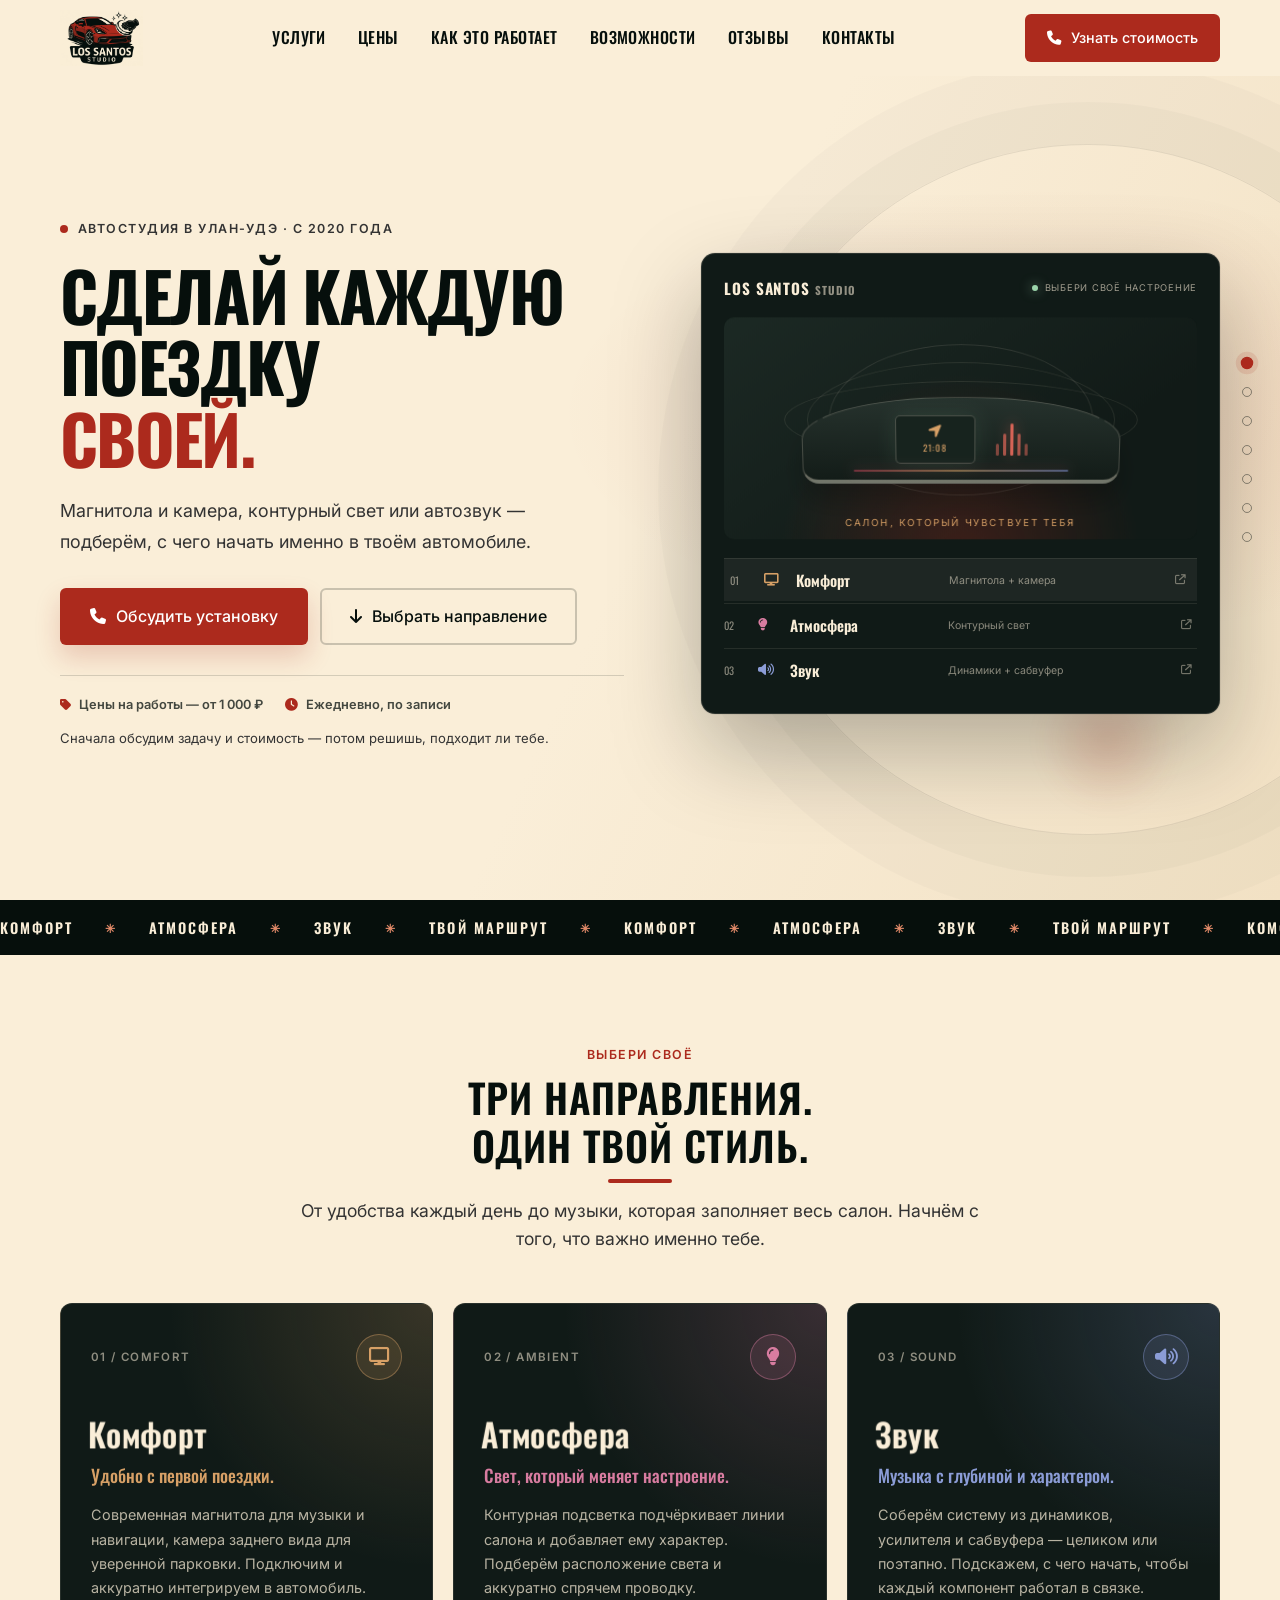
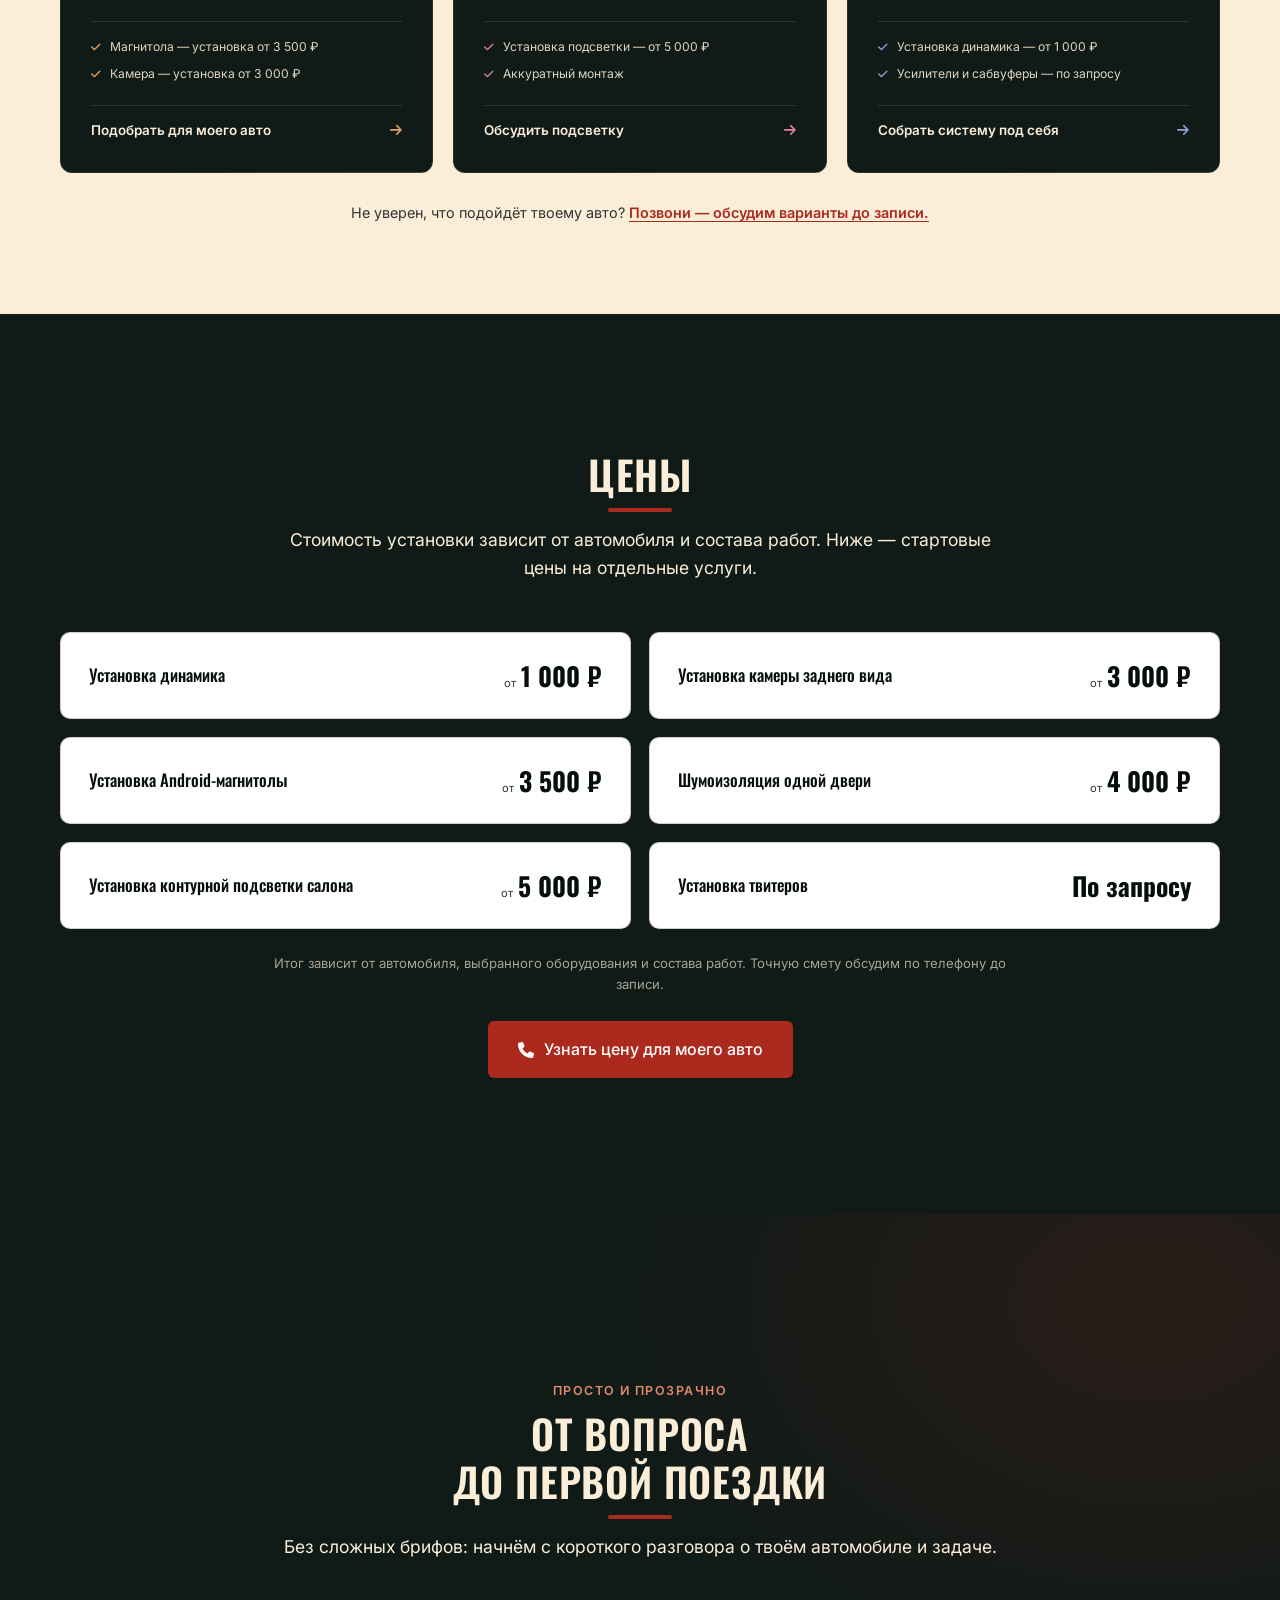
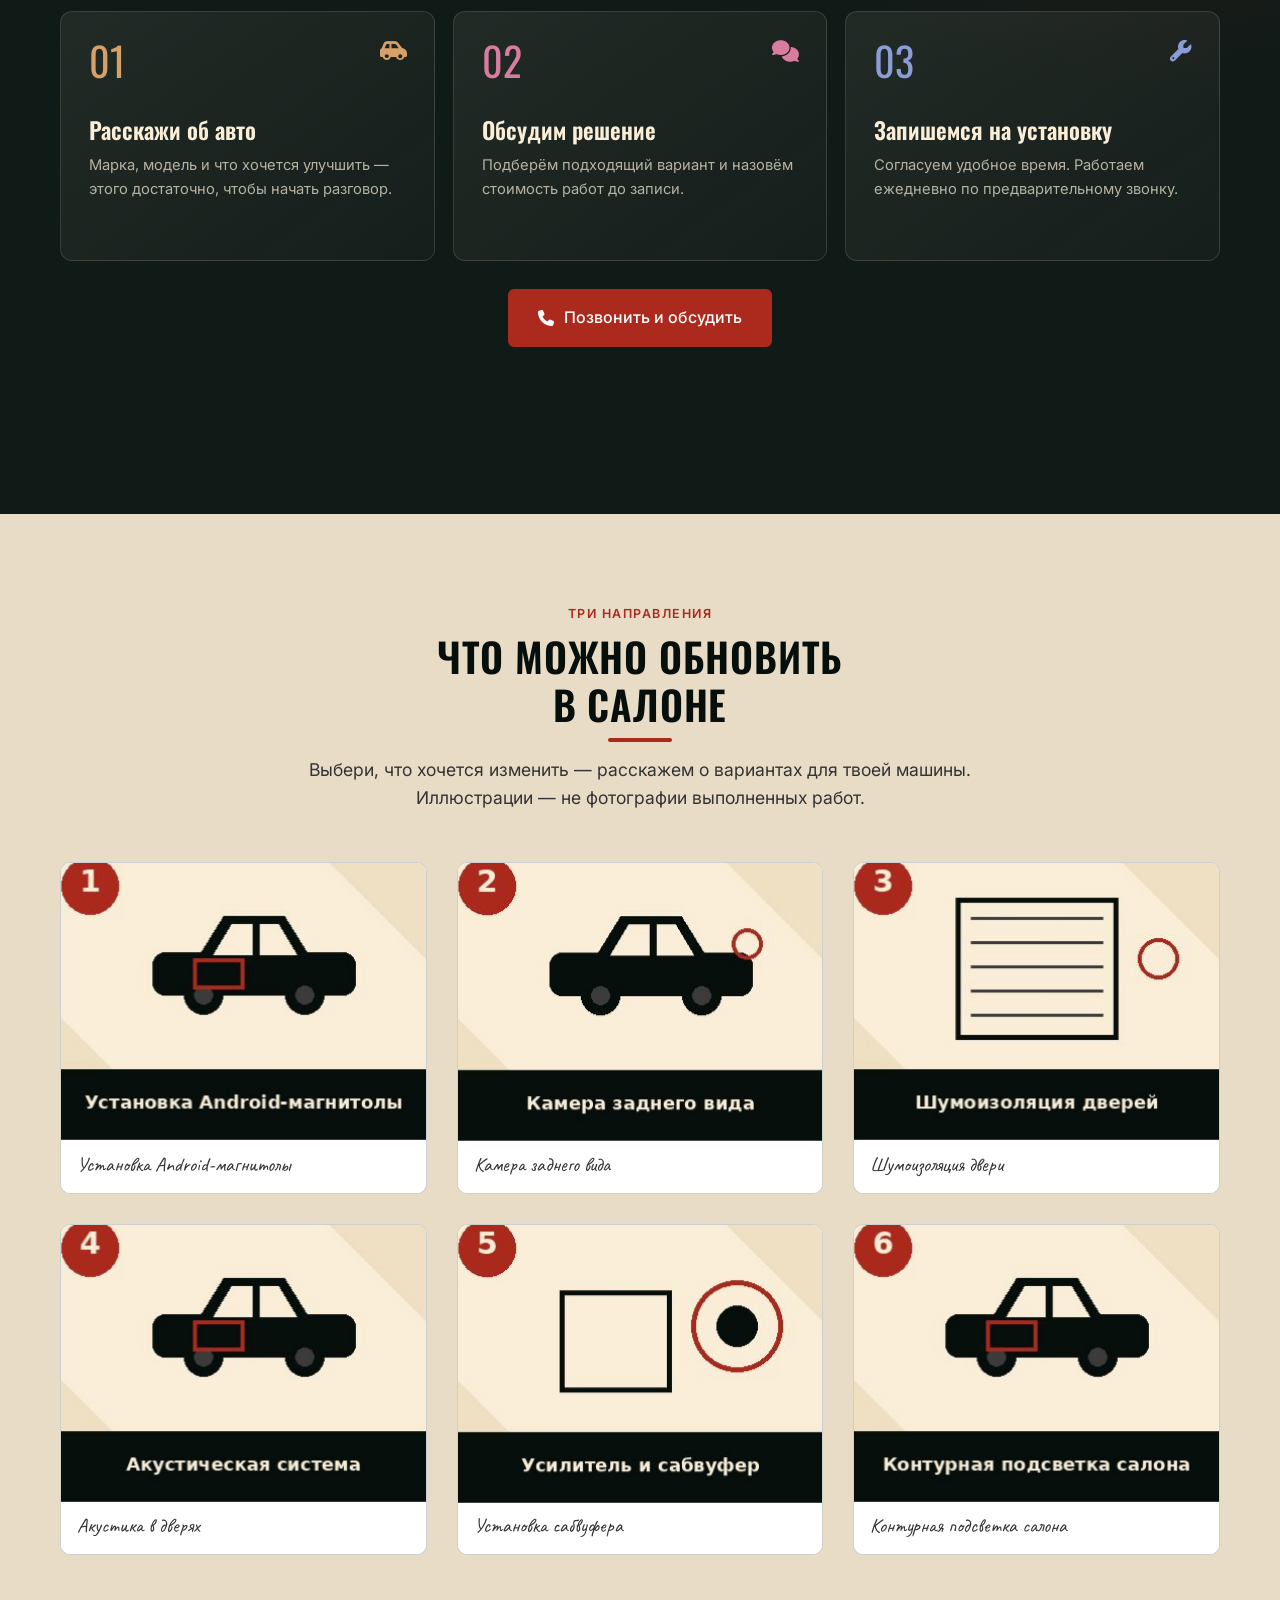
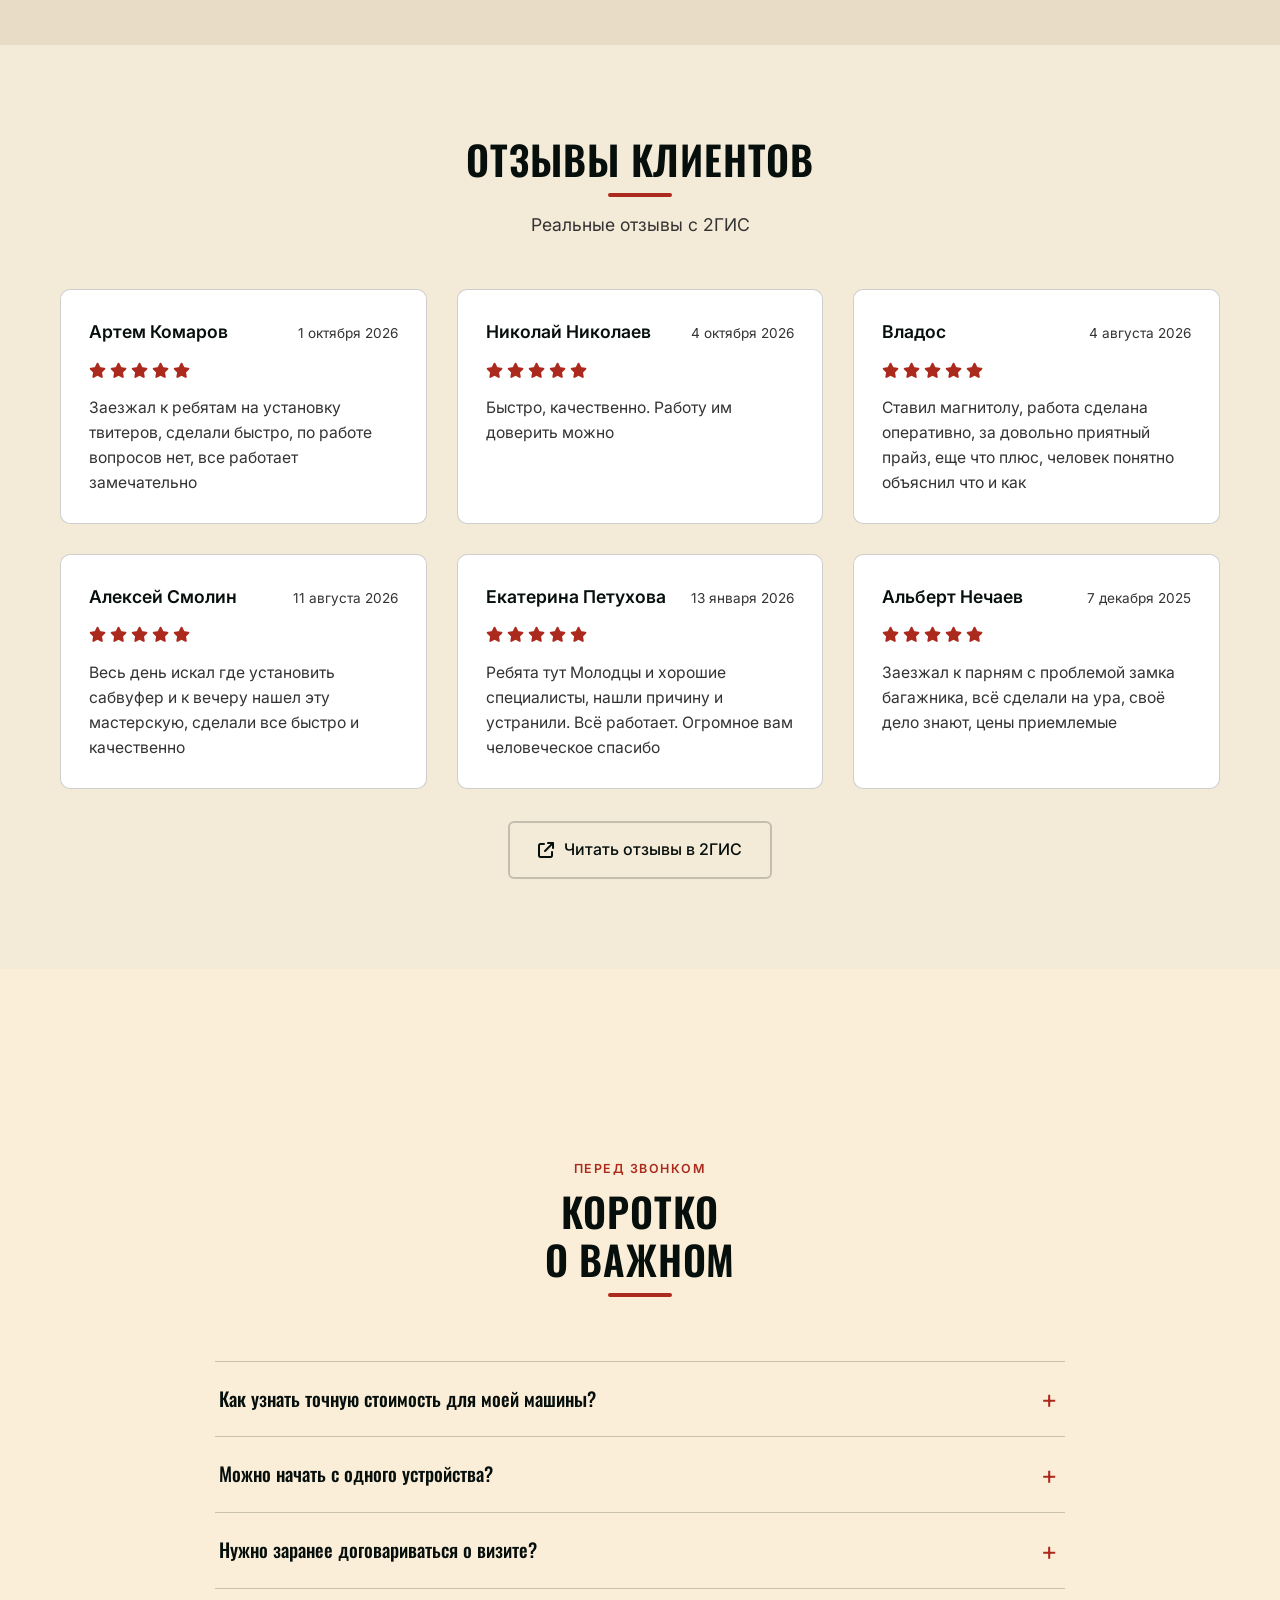
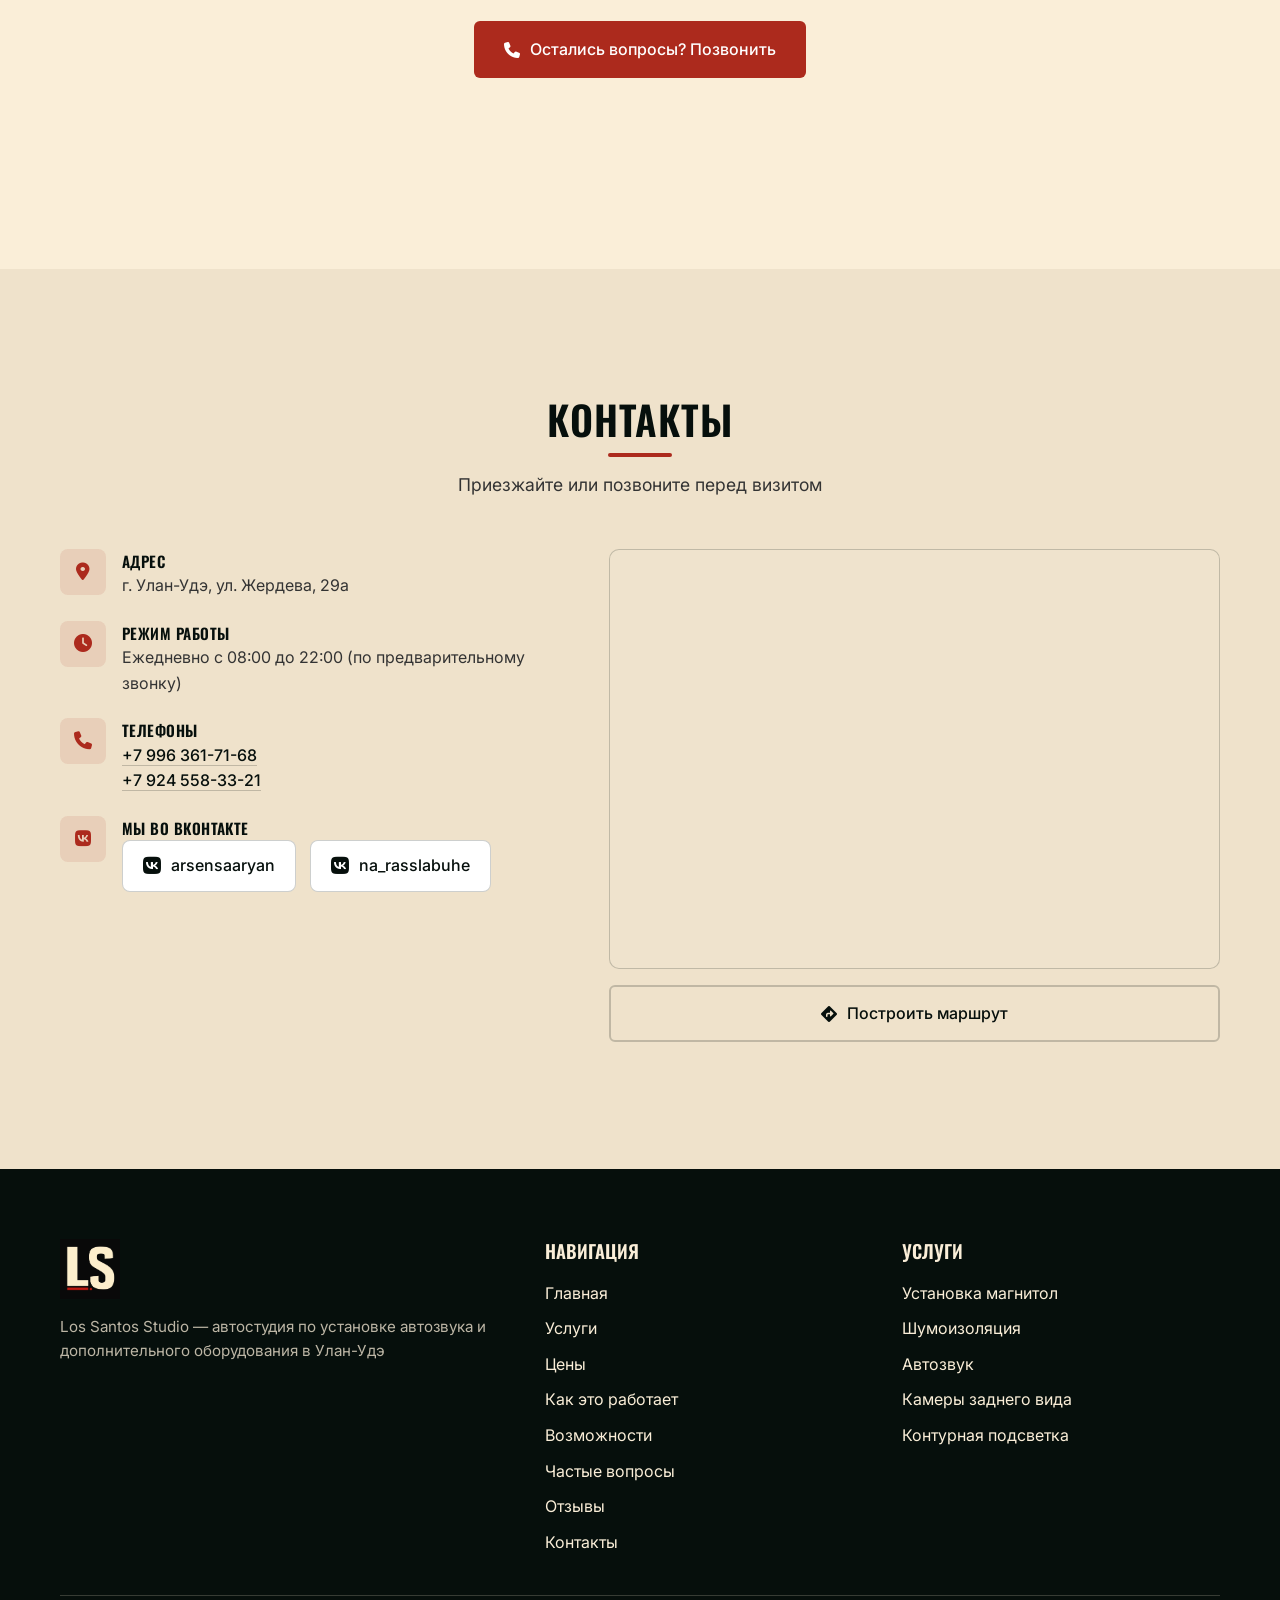
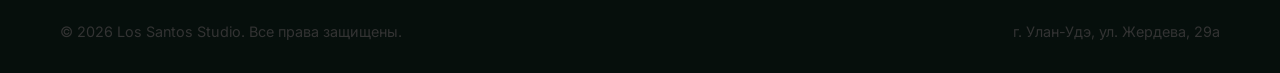
<file: index.html>
<!DOCTYPE html>
<html lang="ru">
<head>
  <meta charset="UTF-8">
  <meta name="viewport" content="width=device-width, initial-scale=1.0">

  <!-- SEO: мета-данные (ТЗ 6.1) -->
  <title>Los Santos Studio — Магнитолы, подсветка и автозвук в Улан-Удэ</title>
  <meta name="description" content="Автостудия Los Santos Studio в Улан-Удэ: магнитолы и камеры, контурная подсветка салона, динамики, усилители и сабвуферы. Цены от 1 000 ₽.">
  <meta name="keywords" content="автозвук улан-удэ, установка магнитолы, камера заднего вида, контурная подсветка салона, динамики, усилитель, сабвуфер">
  <meta name="author" content="Los Santos Studio">
  <meta name="robots" content="index, follow">

  <!-- Open Graph (ТЗ 6.2) -->
  <meta property="og:title" content="Los Santos Studio — Магнитолы, подсветка и автозвук в Улан-Удэ">
  <meta property="og:description" content="Три направления для твоего авто: комфорт с магнитолой и камерой, атмосфера с контурной подсветкой и звук с динамиками, усилителями и сабвуферами.">
  <meta property="og:type" content="website">
  <meta property="og:locale" content="ru_RU">
  <meta property="og:site_name" content="Los Santos Studio">
  <meta property="og:url" content="https://pumalk.github.io/los-santos-studio/">
  <meta property="og:image" content="https://pumalk.github.io/los-santos-studio/media/logo/og-cover.png">
  <meta property="og:image:type" content="image/png">
  <meta property="og:image:width" content="1200">
  <meta property="og:image:height" content="630">
  <meta property="og:image:alt" content="Los Santos Studio — автостудия: комфорт, атмосфера и звук для вашего автомобиля">

  <!-- Twitter Card (для постов в X/Twitter) -->
  <meta name="twitter:card" content="summary_large_image">
  <meta name="twitter:title" content="Los Santos Studio — Магнитолы, подсветка и автозвук в Улан-Удэ">
  <meta name="twitter:description" content="Три направления для твоего авто: комфорт с магнитолой и камерой, атмосфера с контурной подсветкой и звук с динамиками, усилителями и сабвуферами.">
  <meta name="twitter:image" content="https://pumalk.github.io/los-santos-studio/media/logo/og-cover.png">
  <meta name="twitter:image:alt" content="Los Santos Studio — комфорт, атмосфера и звук для вашего автомобиля">

  <!-- Favicon (пакет из /media/favicon/) -->
  <link rel="shortcut icon" href="media/favicon/favicon.ico">
  <link rel="icon" type="image/png" sizes="16x16" href="media/favicon/favicon-16x16.png">
  <link rel="icon" type="image/png" sizes="32x32" href="media/favicon/favicon-32x32.png">
  <link rel="apple-touch-icon" sizes="180x180" href="media/favicon/apple-touch-icon.png">
  <meta name="apple-mobile-web-app-title" content="Los Santos Studio">
  <link rel="manifest" href="media/favicon/site.webmanifest">
  <meta name="theme-color" content="#faeed8">

  <!-- Шрифты Google Fonts: Oswald, Inter, Caveat (ТЗ 3.2) -->
  <link rel="preconnect" href="https://fonts.googleapis.com">
  <link rel="preconnect" href="https://fonts.gstatic.com" crossorigin>
  <link href="https://fonts.googleapis.com/css2?family=Caveat&family=Inter:wght@400;500;600&family=Oswald:wght@500;600;700&display=swap" rel="stylesheet">

  <!-- Локальные библиотеки -->
  <link rel="stylesheet" href="libs/aos/aos.css">
  <link rel="stylesheet" href="libs/fontawesome/css/all.min.css">

  <!-- Стили проекта: каждый файл отдельным link (ТЗ 2.2) -->
  <link rel="stylesheet" href="css/main.css">
  <link rel="stylesheet" href="css/components.css">
  <link rel="stylesheet" href="css/animations.css">
  <link rel="stylesheet" href="css/responsive.css">

  <!-- Structured Data Schema.org (ТЗ 6.3, единственный разрешенный inline-скрипт) -->
  <script type="application/ld+json">
  {
    "@context": "https://schema.org",
    "@type": "AutoRepair",
    "name": "Los Santos Studio",
    "description": "Автостудия по установке автозвука и дополнительного оборудования",
    "telephone": "+79963617168",
    "address": {
      "@type": "PostalAddress",
      "streetAddress": "ул. Жердева, 29а",
      "addressLocality": "Улан-Удэ",
      "postalCode": "670042",
      "addressCountry": "RU"
    },
    "geo": {
      "@type": "GeoCoordinates",
      "latitude": 51.816071,
      "longitude": 107.646873
    },
    "openingHours": "Mo-Su 08:00-22:00",
    "priceRange": "от 1000 ₽"
  }
  </script>
</head>
<body>

  <div class="scroll-progress" aria-hidden="true"><span></span></div>

  <!-- ========== Header (ТЗ 4.1) ========== -->
  <header class="header">
    <div class="container header__inner">
      <a class="header__logo" href="index.html" aria-label="Los Santos Studio — на главную">
        <img src="media/logo/logo-compressed.webp" alt="Логотип Los Santos Studio" width="2119" height="1436">
      </a>

      <nav class="nav" aria-label="Основная навигация">
        <ul class="nav__list">
          <li><a class="nav__link" href="#services">Услуги</a></li>
          <li><a class="nav__link" href="#prices">Цены</a></li>
          <li><a class="nav__link" href="#process">Как это работает</a></li>
          <li><a class="nav__link" href="#gallery">Возможности</a></li>
          <li><a class="nav__link" href="#reviews">Отзывы</a></li>
          <li><a class="nav__link" href="#contacts">Контакты</a></li>
        </ul>
      </nav>

      <a class="btn btn--primary btn--small header__cta" href="tel:+79963617168">
        <i class="fa-solid fa-phone" aria-hidden="true"></i> Узнать стоимость
      </a>

      <button class="burger" id="burger-btn" type="button"
              aria-label="Открыть меню" aria-expanded="false" aria-controls="mobile-menu">
        <span class="burger__line"></span>
        <span class="burger__line"></span>
        <span class="burger__line"></span>
      </button>
    </div>
  </header>

  <!-- Мобильное меню (выезжает справа) -->
  <nav class="burger-menu" id="mobile-menu" aria-label="Мобильная навигация" aria-hidden="true">
    <ul class="burger-menu__list">
      <li><a class="burger-menu__link" href="#services">Услуги</a></li>
      <li><a class="burger-menu__link" href="#prices">Цены</a></li>
      <li><a class="burger-menu__link" href="#process">Как это работает</a></li>
      <li><a class="burger-menu__link" href="#faq">Частые вопросы</a></li>
      <li><a class="burger-menu__link" href="#gallery">Возможности</a></li>
      <li><a class="burger-menu__link" href="#reviews">Отзывы</a></li>
      <li><a class="burger-menu__link" href="#contacts">Контакты</a></li>
      <li><a class="btn btn--primary" href="tel:+79963617168">
        <i class="fa-solid fa-phone" aria-hidden="true"></i> Позвонить
      </a></li>
    </ul>
  </nav>
  <div class="menu-overlay" id="menu-overlay" aria-hidden="true"></div>

  <nav class="chapter-nav" aria-label="Навигация по разделам">
    <a class="chapter-nav__link is-active" href="#hero" aria-label="Вступление" aria-current="location"></a>
    <a class="chapter-nav__link" href="#services" aria-label="Направления"></a>
    <a class="chapter-nav__link" href="#prices" aria-label="Цены"></a>
    <a class="chapter-nav__link" href="#process" aria-label="Как проходит установка"></a>
    <a class="chapter-nav__link" href="#faq" aria-label="Частые вопросы"></a>
    <a class="chapter-nav__link" href="#reviews" aria-label="Отзывы"></a>
    <a class="chapter-nav__link" href="#contacts" aria-label="Контакты"></a>
  </nav>

  <main>
    <!-- ========== Hero (ТЗ 4.2) ========== -->
    <section class="hero" id="hero">
      <div class="container">
        <div class="hero__layout">
          <div class="hero__content">
            <p class="hero__eyebrow" data-aos="fade-up"><span></span> Автостудия в Улан-Удэ · с 2020 года</p>
            <h1 class="hero__title" data-aos="fade-up" data-aos-delay="50">Сделай каждую поездку<br><span>своей.</span></h1>
            <p class="hero__subtitle" data-aos="fade-up" data-aos-delay="100">
              Магнитола и камера, контурный свет или автозвук — подберём, с чего начать именно в твоём автомобиле.
            </p>
            <div class="hero__buttons" data-aos="fade-up" data-aos-delay="150">
              <a class="btn btn--primary hero__primary-cta" href="tel:+79963617168">
                <i class="fa-solid fa-phone" aria-hidden="true"></i> Обсудить установку
              </a>
              <a class="btn btn--outline hero__secondary-cta" href="#services">
                <i class="fa-solid fa-arrow-down" aria-hidden="true"></i> Выбрать направление
              </a>
            </div>
            <div class="hero__proof" data-aos="fade-up" data-aos-delay="200" aria-label="Преимущества">
              <span><i class="fa-solid fa-tag" aria-hidden="true"></i> Цены на работы — от 1 000 ₽</span>
              <span><i class="fa-solid fa-clock" aria-hidden="true"></i> Ежедневно, по записи</span>
            </div>
            <p class="hero__note">Сначала обсудим задачу и стоимость — потом решишь, подходит ли тебе.</p>
          </div>

          <div class="hero-showcase" aria-label="Три направления: комфорт, атмосфера и звук" data-scene="comfort" data-aos="fade-left">
            <div class="hero-showcase__top">
              <span class="hero-showcase__brand">LOS SANTOS <span>STUDIO</span></span>
              <span class="hero-showcase__status" id="hero-scene-status" aria-live="polite"><i></i><span>ВЫБЕРИ СВОЁ НАСТРОЕНИЕ</span></span>
            </div>
            <div class="hero-showcase__visual" aria-hidden="true">
              <div class="hero-showcase__halo"></div>
              <div class="hero-showcase__dash">
                <div class="hero-showcase__screen"><i class="fa-solid fa-location-arrow"></i><span>21:08</span></div>
                <div class="hero-showcase__speaker"><i></i><i></i><i></i><i></i><i></i></div>
                <div class="hero-showcase__light"></div>
              </div>
              <span class="hero-showcase__visual-label" id="hero-scene-label">САЛОН, КОТОРЫЙ ЧУВСТВУЕТ ТЕБЯ</span>
            </div>
            <div class="hero-showcase__list" role="group" aria-label="Выберите ощущение">
              <button class="hero-showcase__item hero-showcase__item--comfort is-active" type="button" aria-pressed="true" data-scene="comfort"><span>01</span><i class="fa-solid fa-display" aria-hidden="true"></i><strong>Комфорт</strong><small>Магнитола + камера</small><i class="fa-solid fa-arrow-up-right-from-square" aria-hidden="true"></i></button>
              <button class="hero-showcase__item hero-showcase__item--mood" type="button" aria-pressed="false" data-scene="mood"><span>02</span><i class="fa-solid fa-lightbulb" aria-hidden="true"></i><strong>Атмосфера</strong><small>Контурный свет</small><i class="fa-solid fa-arrow-up-right-from-square" aria-hidden="true"></i></button>
              <button class="hero-showcase__item hero-showcase__item--sound" type="button" aria-pressed="false" data-scene="sound"><span>03</span><i class="fa-solid fa-volume-high" aria-hidden="true"></i><strong>Звук</strong><small>Динамики + сабвуфер</small><i class="fa-solid fa-arrow-up-right-from-square" aria-hidden="true"></i></button>
            </div>
          </div>
        </div>
      </div>
    </section>

    <div class="road-strip" aria-hidden="true">
      <div class="road-strip__track">
        <div class="road-strip__set">
          <div class="road-strip__group">
            <span>КОМФОРТ</span><i>✳</i><span>АТМОСФЕРА</span><i>✳</i><span>ЗВУК</span><i>✳</i><span>ТВОЙ МАРШРУТ</span><i>✳</i>
          </div>
        </div>
        <div class="road-strip__set" aria-hidden="true">
          <div class="road-strip__group">
            <span>КОМФОРТ</span><i>✳</i><span>АТМОСФЕРА</span><i>✳</i><span>ЗВУК</span><i>✳</i><span>ТВОЙ МАРШРУТ</span><i>✳</i>
          </div>
        </div>
      </div>
    </div>

    <!-- ========== Услуги (ТЗ 4.3) ========== -->
    <section class="section" id="services">
      <div class="container">
        <div class="section__header" data-aos="fade-up">
          <p class="services__eyebrow">Выбери своё</p>
          <h2 class="section__title">Три направления.<br>Один твой стиль.</h2>
          <p class="section__subtitle">От удобства каждый день до музыки, которая заполняет весь салон. Начнём с того, что важно именно тебе.</p>
        </div>

        <div class="service-packages">
          <article class="service-card service-card--comfort" data-aos="fade-up">
            <div class="service-card__top"><span class="service-card__number">01 / COMFORT</span><i class="fa-solid fa-display service-card__icon" aria-hidden="true"></i></div>
            <h3 class="service-card__title">Комфорт</h3>
            <p class="service-card__lead">Удобно с первой поездки.</p>
            <p class="service-card__text">Современная магнитола для музыки и навигации, камера заднего вида для уверенной парковки. Подключим и аккуратно интегрируем в автомобиль.</p>
            <ul class="service-card__features">
              <li><i class="fa-solid fa-check" aria-hidden="true"></i> Магнитола — установка от 3 500 ₽</li>
              <li><i class="fa-solid fa-check" aria-hidden="true"></i> Камера — установка от 3 000 ₽</li>
            </ul>
            <a class="service-card__link" href="tel:+79963617168">Подобрать для моего авто <i class="fa-solid fa-arrow-right" aria-hidden="true"></i></a>
          </article>

          <article class="service-card service-card--atmosphere" data-aos="fade-up" data-aos-delay="100">
            <div class="service-card__top"><span class="service-card__number">02 / AMBIENT</span><i class="fa-solid fa-lightbulb service-card__icon" aria-hidden="true"></i></div>
            <h3 class="service-card__title">Атмосфера</h3>
            <p class="service-card__lead">Свет, который меняет настроение.</p>
            <p class="service-card__text">Контурная подсветка подчёркивает линии салона и добавляет ему характер. Подберём расположение света и аккуратно спрячем проводку.</p>
            <ul class="service-card__features">
              <li><i class="fa-solid fa-check" aria-hidden="true"></i> Установка подсветки — от 5 000 ₽</li>
              <li><i class="fa-solid fa-check" aria-hidden="true"></i> Аккуратный монтаж</li>
            </ul>
            <a class="service-card__link" href="tel:+79963617168">Обсудить подсветку <i class="fa-solid fa-arrow-right" aria-hidden="true"></i></a>
          </article>

          <article class="service-card service-card--sound" data-aos="fade-up" data-aos-delay="200">
            <div class="service-card__top"><span class="service-card__number">03 / SOUND</span><i class="fa-solid fa-volume-high service-card__icon" aria-hidden="true"></i></div>
            <h3 class="service-card__title">Звук</h3>
            <p class="service-card__lead">Музыка с глубиной и характером.</p>
            <p class="service-card__text">Соберём систему из динамиков, усилителя и сабвуфера — целиком или поэтапно. Подскажем, с чего начать, чтобы каждый компонент работал в связке.</p>
            <ul class="service-card__features">
              <li><i class="fa-solid fa-check" aria-hidden="true"></i> Установка динамика — от 1 000 ₽</li>
              <li><i class="fa-solid fa-check" aria-hidden="true"></i> Усилители и сабвуферы — по запросу</li>
            </ul>
            <a class="service-card__link" href="tel:+79963617168">Собрать систему под себя <i class="fa-solid fa-arrow-right" aria-hidden="true"></i></a>
          </article>
        </div>

        <p class="services__note">Не уверен, что подойдёт твоему авто? <a href="tel:+79963617168">Позвони — обсудим варианты до записи.</a></p>
      </div>
    </section>

    <!-- ========== Цены (ТЗ 4.4) ========== -->
    <section class="section" id="prices">
      <div class="container">
        <div class="section__header" data-aos="fade-up">
          <h2 class="section__title">Цены</h2>
          <p class="section__subtitle">Стоимость установки зависит от автомобиля и состава работ. Ниже — стартовые цены на отдельные услуги.</p>
        </div>

        <div class="price-list">
          <article class="price-card" data-aos="fade-up">
            <h3 class="price-card__name">Установка динамика</h3>
            <p class="price-card__value"><span class="price-card__from">от</span>1 000 ₽</p>
          </article>

          <article class="price-card" data-aos="fade-up" data-aos-delay="50">
            <h3 class="price-card__name">Установка камеры заднего вида</h3>
            <p class="price-card__value"><span class="price-card__from">от</span>3 000 ₽</p>
          </article>

          <article class="price-card" data-aos="fade-up" data-aos-delay="100">
            <h3 class="price-card__name">Установка Android-магнитолы</h3>
            <p class="price-card__value"><span class="price-card__from">от</span>3 500 ₽</p>
          </article>

          <article class="price-card" data-aos="fade-up" data-aos-delay="150">
            <h3 class="price-card__name">Шумоизоляция одной двери</h3>
            <p class="price-card__value"><span class="price-card__from">от</span>4 000 ₽</p>
          </article>

          <article class="price-card" data-aos="fade-up" data-aos-delay="200">
            <h3 class="price-card__name">Установка контурной подсветки салона</h3>
            <p class="price-card__value"><span class="price-card__from">от</span>5 000 ₽</p>
          </article>

          <article class="price-card" data-aos="fade-up" data-aos-delay="250">
            <h3 class="price-card__name">Установка твитеров</h3>
            <p class="price-card__value price-card__value--request">По запросу</p>
          </article>
        </div>

        <p class="prices__note">Итог зависит от автомобиля, выбранного оборудования и состава работ. Точную смету обсудим по телефону до записи.</p>

        <div class="prices__cta" data-aos="fade-up">
          <a class="btn btn--primary" href="tel:+79963617168">
            <i class="fa-solid fa-phone" aria-hidden="true"></i> Узнать цену для моего авто
          </a>
        </div>
      </div>
    </section>

    <!-- ========== Как проходит установка ========== -->
    <section class="section" id="process">
      <div class="container">
        <div class="section__header" data-aos="fade-up">
          <p class="services__eyebrow">Просто и прозрачно</p>
          <h2 class="section__title">От вопроса<br>до первой поездки</h2>
          <p class="section__subtitle">Без сложных брифов: начнём с короткого разговора о твоём автомобиле и задаче.</p>
        </div>

        <div class="booking-steps">
          <article class="booking-step" data-aos="fade-up">
            <span class="booking-step__number">01</span>
            <i class="fa-solid fa-car-side booking-step__icon" aria-hidden="true"></i>
            <h3>Расскажи об авто</h3>
            <p>Марка, модель и что хочется улучшить — этого достаточно, чтобы начать разговор.</p>
          </article>

          <article class="booking-step" data-aos="fade-up" data-aos-delay="100">
            <span class="booking-step__number">02</span>
            <i class="fa-solid fa-comments booking-step__icon" aria-hidden="true"></i>
            <h3>Обсудим решение</h3>
            <p>Подберём подходящий вариант и назовём стоимость работ до записи.</p>
          </article>

          <article class="booking-step" data-aos="fade-up" data-aos-delay="200">
            <span class="booking-step__number">03</span>
            <i class="fa-solid fa-wrench booking-step__icon" aria-hidden="true"></i>
            <h3>Запишемся на установку</h3>
            <p>Согласуем удобное время. Работаем ежедневно по предварительному звонку.</p>
          </article>
        </div>

        <div class="booking-steps__cta">
          <a class="btn btn--primary" href="tel:+79963617168"><i class="fa-solid fa-phone" aria-hidden="true"></i> Позвонить и обсудить</a>
        </div>
      </div>
    </section>

    <!-- ========== Галерея (ТЗ 4.6) ========== -->
    <section class="section" id="gallery">
      <div class="container">
        <div class="section__header" data-aos="fade-up">
          <p class="services__eyebrow">Три направления</p>
          <h2 class="section__title">Что можно обновить<br>в салоне</h2>
          <p class="section__subtitle">Выбери, что хочется изменить — расскажем о вариантах для твоей машины. Иллюстрации — не фотографии выполненных работ.</p>
        </div>

        <div class="grid grid--3">
          <figure class="gallery-item" data-aos="zoom-in">
            <img src="media/gallery/placeholder-1.jpg" alt="Иллюстрация установки Android-магнитолы" width="400" height="300" loading="lazy">
            <figcaption class="gallery-item__caption">Установка Android-магнитолы</figcaption>
          </figure>

          <figure class="gallery-item" data-aos="zoom-in" data-aos-delay="50">
            <img src="media/gallery/placeholder-2.jpg" alt="Иллюстрация камеры заднего вида" width="400" height="300" loading="lazy">
            <figcaption class="gallery-item__caption">Камера заднего вида</figcaption>
          </figure>

          <figure class="gallery-item" data-aos="zoom-in" data-aos-delay="100">
            <img src="media/gallery/placeholder-3.jpg" alt="Иллюстрация шумоизоляции двери" width="400" height="300" loading="lazy">
            <figcaption class="gallery-item__caption">Шумоизоляция двери</figcaption>
          </figure>

          <figure class="gallery-item" data-aos="zoom-in" data-aos-delay="150">
            <img src="media/gallery/placeholder-4.jpg" alt="Иллюстрация установки акустики" width="400" height="300" loading="lazy">
            <figcaption class="gallery-item__caption">Акустика в дверях</figcaption>
          </figure>

          <figure class="gallery-item" data-aos="zoom-in" data-aos-delay="200">
            <img src="media/gallery/placeholder-5.jpg" alt="Иллюстрация усилителя и сабвуфера" width="400" height="300" loading="lazy">
            <figcaption class="gallery-item__caption">Установка сабвуфера</figcaption>
          </figure>

          <figure class="gallery-item" data-aos="zoom-in" data-aos-delay="250">
            <img src="media/gallery/placeholder-6.jpg" alt="Иллюстрация контурной подсветки салона" width="400" height="300" loading="lazy">
            <figcaption class="gallery-item__caption">Контурная подсветка салона</figcaption>
          </figure>
        </div>
      </div>
    </section>

    <!-- ========== Отзывы (ТЗ 4.7) ========== -->
    <section class="section" id="reviews">
      <div class="container">
        <div class="section__header" data-aos="fade-up">
          <h2 class="section__title">Отзывы клиентов</h2>
          <p class="section__subtitle">Реальные отзывы с 2ГИС</p>
        </div>

        <div class="grid grid--3">
          <article class="review-card" data-aos="fade-up">
            <div class="review-card__header">
              <span class="review-card__author">Артем Комаров</span>
              <time class="review-card__date" datetime="2026-10-01">1 октября 2026</time>
            </div>
            <div class="review-card__stars" role="img" aria-label="Оценка 5 из 5">
              <i class="fa-solid fa-star" aria-hidden="true"></i><i class="fa-solid fa-star" aria-hidden="true"></i><i class="fa-solid fa-star" aria-hidden="true"></i><i class="fa-solid fa-star" aria-hidden="true"></i><i class="fa-solid fa-star" aria-hidden="true"></i>
            </div>
            <p class="review-card__text">Заезжал к ребятам на установку твитеров, сделали быстро, по работе вопросов нет, все работает замечательно</p>
          </article>

          <article class="review-card" data-aos="fade-up" data-aos-delay="50">
            <div class="review-card__header">
              <span class="review-card__author">Николай Николаев</span>
              <time class="review-card__date" datetime="2026-10-04">4 октября 2026</time>
            </div>
            <div class="review-card__stars" role="img" aria-label="Оценка 5 из 5">
              <i class="fa-solid fa-star" aria-hidden="true"></i><i class="fa-solid fa-star" aria-hidden="true"></i><i class="fa-solid fa-star" aria-hidden="true"></i><i class="fa-solid fa-star" aria-hidden="true"></i><i class="fa-solid fa-star" aria-hidden="true"></i>
            </div>
            <p class="review-card__text">Быстро, качественно. Работу им доверить можно</p>
          </article>

          <article class="review-card" data-aos="fade-up" data-aos-delay="100">
            <div class="review-card__header">
              <span class="review-card__author">Владос</span>
              <time class="review-card__date" datetime="2026-08-04">4 августа 2026</time>
            </div>
            <div class="review-card__stars" role="img" aria-label="Оценка 5 из 5">
              <i class="fa-solid fa-star" aria-hidden="true"></i><i class="fa-solid fa-star" aria-hidden="true"></i><i class="fa-solid fa-star" aria-hidden="true"></i><i class="fa-solid fa-star" aria-hidden="true"></i><i class="fa-solid fa-star" aria-hidden="true"></i>
            </div>
            <p class="review-card__text">Ставил магнитолу, работа сделана оперативно, за довольно приятный прайз, еще что плюс, человек понятно объяснил что и как</p>
          </article>

          <article class="review-card" data-aos="fade-up" data-aos-delay="150">
            <div class="review-card__header">
              <span class="review-card__author">Алексей Смолин</span>
              <time class="review-card__date" datetime="2026-08-11">11 августа 2026</time>
            </div>
            <div class="review-card__stars" role="img" aria-label="Оценка 5 из 5">
              <i class="fa-solid fa-star" aria-hidden="true"></i><i class="fa-solid fa-star" aria-hidden="true"></i><i class="fa-solid fa-star" aria-hidden="true"></i><i class="fa-solid fa-star" aria-hidden="true"></i><i class="fa-solid fa-star" aria-hidden="true"></i>
            </div>
            <p class="review-card__text">Весь день искал где установить сабвуфер и к вечеру нашел эту мастерскую, сделали все быстро и качественно</p>
          </article>

          <article class="review-card" data-aos="fade-up" data-aos-delay="200">
            <div class="review-card__header">
              <span class="review-card__author">Екатерина Петухова</span>
              <time class="review-card__date" datetime="2026-01-13">13 января 2026</time>
            </div>
            <div class="review-card__stars" role="img" aria-label="Оценка 5 из 5">
              <i class="fa-solid fa-star" aria-hidden="true"></i><i class="fa-solid fa-star" aria-hidden="true"></i><i class="fa-solid fa-star" aria-hidden="true"></i><i class="fa-solid fa-star" aria-hidden="true"></i><i class="fa-solid fa-star" aria-hidden="true"></i>
            </div>
            <p class="review-card__text">Ребята тут Молодцы и хорошие специалисты, нашли причину и устранили. Всё работает. Огромное вам человеческое спасибо</p>
          </article>

          <article class="review-card" data-aos="fade-up" data-aos-delay="250">
            <div class="review-card__header">
              <span class="review-card__author">Альберт Нечаев</span>
              <time class="review-card__date" datetime="2025-12-07">7 декабря 2025</time>
            </div>
            <div class="review-card__stars" role="img" aria-label="Оценка 5 из 5">
              <i class="fa-solid fa-star" aria-hidden="true"></i><i class="fa-solid fa-star" aria-hidden="true"></i><i class="fa-solid fa-star" aria-hidden="true"></i><i class="fa-solid fa-star" aria-hidden="true"></i><i class="fa-solid fa-star" aria-hidden="true"></i>
            </div>
            <p class="review-card__text">Заезжал к парням с проблемой замка багажника, всё сделали на ура, своё дело знают, цены приемлемые</p>
          </article>
        </div>
        <div class="reviews__cta">
          <a class="btn btn--outline" href="https://2gis.ru/ulanude/firm/70000001109835344" target="_blank" rel="noopener noreferrer">
            <i class="fa-solid fa-arrow-up-right-from-square" aria-hidden="true"></i> Читать отзывы в 2ГИС
          </a>
        </div>
      </div>
    </section>

    <section class="section faq-section" id="faq">
      <div class="container">
        <div class="section__header" data-aos="fade-up">
          <p class="services__eyebrow">Перед звонком</p>
          <h2 class="section__title">Коротко<br>о важном</h2>
        </div>

        <div class="faq-list">
          <details class="faq-item">
            <summary>Как узнать точную стоимость для моей машины?</summary>
            <p>Позвони и назови марку, модель и год автомобиля, а также что хочешь установить. Подскажем ориентир и уточним, что влияет на итог.</p>
          </details>
          <details class="faq-item">
            <summary>Можно начать с одного устройства?</summary>
            <p>Да. Можно обсудить отдельную магнитолу, камеру, подсветку или компонент автозвука — подберём подходящий объём работ.</p>
          </details>
          <details class="faq-item">
            <summary>Нужно заранее договариваться о визите?</summary>
            <p>Да, приезжай по предварительному звонку. Работаем ежедневно с 08:00 до 22:00.</p>
          </details>
        </div>

        <div class="faq-section__cta">
          <a class="btn btn--primary" href="tel:+79963617168"><i class="fa-solid fa-phone" aria-hidden="true"></i> Остались вопросы? Позвонить</a>
        </div>
      </div>
    </section>

    <!-- ========== Контакты (ТЗ 4.8) ========== -->
    <section class="section" id="contacts">
      <div class="container">
        <div class="section__header" data-aos="fade-up">
          <h2 class="section__title">Контакты</h2>
          <p class="section__subtitle">Приезжайте или позвоните перед визитом</p>
        </div>

        <div class="contacts__grid" data-aos="fade-up">
          <div class="contacts__info">
            <div class="contact-item">
              <span class="contact-item__icon"><i class="fa-solid fa-map-marker-alt" aria-hidden="true"></i></span>
              <div>
                <p class="contact-item__label">Адрес</p>
                <p class="contact-item__value">г. Улан-Удэ, ул. Жердева, 29а</p>
              </div>
            </div>

            <div class="contact-item">
              <span class="contact-item__icon"><i class="fa-solid fa-clock" aria-hidden="true"></i></span>
              <div>
                <p class="contact-item__label">Режим работы</p>
                <p class="contact-item__value">Ежедневно с 08:00 до 22:00 (по предварительному звонку)</p>
              </div>
            </div>

            <div class="contact-item">
              <span class="contact-item__icon"><i class="fa-solid fa-phone" aria-hidden="true"></i></span>
              <div>
                <p class="contact-item__label">Телефоны</p>
                <p class="contact-item__value">
                  <a href="tel:+79963617168">+7 996 361-71-68</a><br>
                  <a href="tel:+79245583321">+7 924 558-33-21</a>
                </p>
              </div>
            </div>

            <div class="contact-item">
              <span class="contact-item__icon"><i class="fa-brands fa-vk" aria-hidden="true"></i></span>
              <div>
                <p class="contact-item__label">Мы во ВКонтакте</p>
                <div class="socials">
                  <a class="social-btn" href="https://vk.ru/arsensaaryan" target="_blank" rel="noopener noreferrer">
                    <i class="fa-brands fa-vk" aria-hidden="true"></i> arsensaaryan
                  </a>
                  <a class="social-btn" href="https://vk.ru/na_rasslabuhe" target="_blank" rel="noopener noreferrer">
                    <i class="fa-brands fa-vk" aria-hidden="true"></i> na_rasslabuhe
                  </a>
                </div>
              </div>
            </div>
          </div>

          <div class="map-wrapper">
            <div class="map-frame" id="map-widget" aria-label="Карта 2ГИС: Los Santos Studio, ул. Жердева, 29а, Улан-Удэ"></div>
            <a class="btn btn--outline" href="https://2gis.ru/ulanude/directions/points/%7C107.646873%2C51.816071" target="_blank" rel="noopener noreferrer">
              <i class="fa-solid fa-diamond-turn-right" aria-hidden="true"></i> Построить маршрут
            </a>
          </div>
        </div>
      </div>
    </section>
  </main>

  <!-- ========== Footer (ТЗ 4.9) ========== -->
  <footer class="footer">
    <div class="container">
      <div class="footer__grid">
        <div class="footer__col">
          <a class="footer__logo" href="index.html" aria-label="Los Santos Studio — на главную">
            <!-- в футере используется уменьшенная копия логотипа -->
            <img src="media/logo/mini-logo-compressed.webp" alt="Логотип Los Santos Studio" width="2119" height="1436">
          </a>
          <p class="footer__description">Los Santos Studio — автостудия по установке автозвука и дополнительного оборудования в Улан-Удэ</p>
        </div>

        <nav class="footer__col" aria-label="Навигация по сайту">
          <h3 class="footer__title">Навигация</h3>
          <ul class="footer__list">
            <li><a class="footer__link" href="index.html">Главная</a></li>
            <li><a class="footer__link" href="#services">Услуги</a></li>
            <li><a class="footer__link" href="#prices">Цены</a></li>
            <li><a class="footer__link" href="#process">Как это работает</a></li>
            <li><a class="footer__link" href="#gallery">Возможности</a></li>
            <li><a class="footer__link" href="#faq">Частые вопросы</a></li>
            <li><a class="footer__link" href="#reviews">Отзывы</a></li>
            <li><a class="footer__link" href="#contacts">Контакты</a></li>
          </ul>
        </nav>

        <nav class="footer__col" aria-label="Услуги">
          <h3 class="footer__title">Услуги</h3>
          <ul class="footer__list">
            <li><a class="footer__link" href="#services">Установка магнитол</a></li>
            <li><a class="footer__link" href="#services">Шумоизоляция</a></li>
            <li><a class="footer__link" href="#services">Автозвук</a></li>
            <li><a class="footer__link" href="#services">Камеры заднего вида</a></li>
            <li><a class="footer__link" href="#services">Контурная подсветка</a></li>
          </ul>
        </nav>

      </div>

      <div class="footer__bottom">
        <p>© 2026 Los Santos Studio. Все права защищены.</p>
        <p>г. Улан-Удэ, ул. Жердева, 29а</p>
      </div>
    </div>
  </footer>

  <a class="mobile-callbar" href="tel:+79963617168">
    <i class="fa-solid fa-phone" aria-hidden="true"></i> Обсудить установку
  </a>

  <!-- JS: каждый файл отдельным script в конце body (ТЗ 2.2) -->
  <script src="libs/aos/aos.js"></script>
  <script src="js/main.js"></script>
  <script src="js/smooth-scroll.js"></script>
  <script src="js/map-init.js"></script>
</body>
</html>
</file>
<file: css/main.css>
/* ==========================================================================
   main.css — Основные стили, сетка, типографика
   Los Santos Studio | Desktop-first подход
   ========================================================================== */

/* ---------- CSS-переменные (дизайн-система, ТЗ 3.1) ---------- */
:root {
  --color-primary: #ac2a1d;        /* Красный акцент */
  --color-bg: #faeed8;             /* Кремовый фон */
  --color-text: #060f0c;           /* Почти чёрный текст */
  --color-text-secondary: #333333; /* Вторичный текст */
  --color-border: rgba(6, 15, 12, 0.2); /* Границы */

  --font-heading: 'Oswald', sans-serif;
  --font-body: 'Inter', sans-serif;
  --font-accent: 'Caveat', cursive;

  --container-width: 1200px;
  --header-height: 76px;
}

.scroll-progress {
  position: fixed;
  inset: 0 0 auto;
  z-index: 1200;
  height: 3px;
  pointer-events: none;
}

.scroll-progress span {
  display: block;
  width: 100%;
  height: 100%;
  background: var(--color-primary);
  transform: scaleX(var(--scroll-progress, 0));
  transform-origin: left center;
  will-change: transform;
}

/* ---------- Сброс и базовые стили ---------- */
*,
*::before,
*::after {
  box-sizing: border-box;
  margin: 0;
  padding: 0;
}

html {
  scroll-behavior: smooth;
  -webkit-text-size-adjust: 100%;
  overflow-x: clip;
}

body {
  font-family: var(--font-body);
  font-size: 1rem;
  line-height: 1.6;
  color: var(--color-text);
  background-color: var(--color-bg);
  overflow-x: hidden;
}

img {
  max-width: 100%;
  height: auto;
  display: block;
}

a {
  color: inherit;
  text-decoration: none;
}

ul,
ol {
  list-style: none;
}

button {
  font-family: inherit;
  cursor: pointer;
  border: none;
  background: none;
}

/* ---------- Типографика (ТЗ 3.2) ---------- */
h1 {
  font-family: var(--font-heading);
  font-size: 3.5rem;
  font-weight: 700;
  line-height: 1.15;
  text-transform: uppercase;
  letter-spacing: 0.02em;
}

h2 {
  font-family: var(--font-heading);
  font-size: 2.5rem;
  font-weight: 600;
  line-height: 1.2;
  text-transform: uppercase;
  letter-spacing: 0.02em;
}

h3 {
  font-family: var(--font-heading);
  font-size: 1.75rem;
  font-weight: 600;
  line-height: 1.3;
}

p {
  color: var(--color-text-secondary);
}

.accent-text {
  font-family: var(--font-accent);
  font-size: 1.25rem;
  color: var(--color-text-secondary);
}

/* Видимый фокус для навигации с клавиатуры (WCAG) */
a:focus-visible,
button:focus-visible {
  outline: 3px solid var(--color-primary);
  outline-offset: 2px;
}

/* ---------- Контейнер и сетка ---------- */
.container {
  max-width: var(--container-width);
  margin: 0 auto;
  padding: 0 20px;
}

.grid {
  display: grid;
  gap: 30px;
}

.grid--3 {
  grid-template-columns: repeat(3, 1fr);
}

.grid--2x2 {
  grid-template-columns: repeat(2, 1fr);
}

/* ---------- Секции ---------- */
.section {
  display: grid;
  min-height: 100svh;
  align-items: center;
  padding: 90px 0;
}

.section > .container {
  width: 100%;
}

#prices {
  background: #101a17;
}

#prices .section__title,
#prices .section__subtitle {
  color: var(--color-bg);
}

#process {
  background:
    radial-gradient(ellipse at 90% 10%, rgba(172, 42, 29, 0.16), transparent 34%),
    #101a17;
}

#process .section__title,
#process .section__subtitle {
  color: var(--color-bg);
}

#process .services__eyebrow {
  color: #e18a69;
}

#advantages {
  background: #f1e4ce;
}

#gallery {
  background: #e8dcc7;
}

#reviews {
  background: #f4ead8;
}

#contacts {
  background: #efe2cb;
}

#faq {
  background: var(--color-bg);
}

.section[id],
.hero[id] {
  scroll-margin-top: calc(var(--header-height) + 20px);
}

@media (min-width: 768px) and (prefers-reduced-motion: no-preference) {
  html {
    scroll-snap-type: y proximity;
  }

  .hero,
  main > .section {
    scroll-snap-align: start;
    scroll-snap-stop: normal;
  }
}

.section__header {
  max-width: 720px;
  margin: 0 auto 50px;
  text-align: center;
}

.section__title {
  position: relative;
  display: inline-block;
  padding-bottom: 14px;
  margin-bottom: 14px;
}

.section__title::after {
  content: "";
  position: absolute;
  left: 50%;
  bottom: 0;
  transform: translateX(-50%);
  width: 64px;
  height: 4px;
  background-color: var(--color-primary);
  border-radius: 2px;
}

.section__subtitle {
  font-size: 1.1rem;
  color: var(--color-text-secondary);
}

/* ---------- Шапка (Header) ---------- */
.header {
  position: fixed;
  top: 0;
  left: 0;
  z-index: 1000;
  width: 100%;
  height: var(--header-height);
  background-color: var(--color-bg);
  transition: box-shadow 0.3s ease, background-color 0.3s ease;
}

.header__inner {
  display: flex;
  align-items: center;
  justify-content: space-between;
  height: var(--header-height);
  gap: 30px;
}

.header__logo img {
  height: 56px;
  width: auto;
  /* Логотип на кремовом фоне без дополнительных стилизаций (ТЗ 3.1) */
}

.nav__list {
  display: flex;
  gap: 28px;
}

.nav__link {
  font-family: var(--font-heading);
  font-size: 1rem;
  font-weight: 500;
  text-transform: uppercase;
  letter-spacing: 0.03em;
  color: var(--color-text);
  padding: 6px 2px;
  border-bottom: 2px solid transparent;
  transition: border-color 0.25s ease;
}

.nav__link:hover,
.nav__link:focus-visible {
  border-bottom-color: var(--color-primary);
}

.chapter-nav {
  position: fixed;
  top: 50%;
  right: 28px;
  z-index: 900;
  display: flex;
  flex-direction: column;
  gap: 9px;
  transform: translateY(-50%);
}

.chapter-nav__link {
  position: relative;
  display: block;
  width: 10px;
  height: 10px;
  margin: 5px 0;
  border: 1px solid rgba(6, 15, 12, 0.42);
  border-radius: 50%;
  background: transparent;
  transition: color 0.25s ease, background-color 0.25s ease,
    border-color 0.25s ease, transform 0.25s ease, box-shadow 0.25s ease;
}

.chapter-nav__link:hover,
.chapter-nav__link:focus-visible,
.chapter-nav__link.is-active {
  border-color: var(--color-primary);
  background: var(--color-primary);
  box-shadow: 0 0 0 4px rgba(172, 42, 29, 0.12);
  transform: scale(1.25);
}

/* Кнопка-бургер (скрыта на десктопе) */
.burger {
  display: none;
  flex-direction: column;
  justify-content: center;
  gap: 5px;
  width: 44px;
  height: 44px;
  padding: 8px;
}

.burger__line {
  display: block;
  width: 100%;
  height: 3px;
  background-color: var(--color-text);
  border-radius: 2px;
  transition: transform 0.3s ease, opacity 0.3s ease;
}

.burger.active .burger__line:nth-child(1) {
  transform: translateY(8px) rotate(45deg);
}

.burger.active .burger__line:nth-child(2) {
  opacity: 0;
}

.burger.active .burger__line:nth-child(3) {
  transform: translateY(-8px) rotate(-45deg);
}

/* Выезжающее мобильное меню (ТЗ 5.2) */
.burger-menu {
  position: fixed;
  top: 0;
  right: 0;
  z-index: 999;
  width: 300px;
  max-width: 85vw;
  height: 100vh;
  padding: calc(var(--header-height) + 30px) 30px 30px;
  background-color: var(--color-bg);
  border-left: 1px solid var(--color-border);
  transform: translateX(100%);
  visibility: hidden;
  pointer-events: none;
  transition: transform 0.3s ease, visibility 0s linear 0.3s;
}

.burger-menu.active {
  transform: translateX(0);
  visibility: visible;
  pointer-events: auto;
  transition: transform 0.3s ease, visibility 0s;
}

.burger-menu__list {
  display: flex;
  flex-direction: column;
  gap: 22px;
}

.burger-menu__link {
  font-family: var(--font-heading);
  font-size: 1.3rem;
  font-weight: 500;
  text-transform: uppercase;
}

/* Затемнение фона под мобильным меню */
.menu-overlay {
  position: fixed;
  inset: 0;
  z-index: 998;
  background-color: rgba(6, 15, 12, 0.5);
  opacity: 0;
  visibility: hidden;
  transition: opacity 0.3s ease, visibility 0.3s ease;
}

.menu-overlay.active {
  opacity: 1;
  visibility: visible;
}

/* ---------- Hero-экран ---------- */
.hero {
  position: relative;
  isolation: isolate;
  display: flex;
  align-items: center;
  min-height: 100svh;
  padding: calc(var(--header-height) + 56px) 0 64px;
  overflow: clip;
  background:
    radial-gradient(ellipse at 82% 46%, rgba(172, 42, 29, 0.11), transparent 33%),
    linear-gradient(115deg, #faeed8 0%, #faeed8 52%, #f2e1c4 100%);
}

.hero::before,
.hero::after {
  position: absolute;
  z-index: -1;
  content: "";
  pointer-events: none;
}

.hero::before {
  top: 16%;
  right: -12vw;
  width: min(54vw, 760px);
  aspect-ratio: 1;
  border: 1px solid rgba(6, 15, 12, 0.09);
  border-radius: 50%;
  box-shadow: 0 0 0 42px rgba(6, 15, 12, 0.025),
    0 0 0 84px rgba(6, 15, 12, 0.02);
}

.hero::after {
  right: 8%;
  bottom: 10%;
  width: 140px;
  height: 140px;
  background: radial-gradient(circle, rgba(172, 42, 29, 0.18), transparent 70%);
  filter: blur(10px);
}

.hero__layout {
  display: grid;
  grid-template-columns: minmax(0, 1fr) minmax(420px, 0.92fr);
  align-items: center;
  gap: clamp(40px, 6vw, 84px);
}

.hero__content {
  max-width: 590px;
}

.hero__eyebrow,
.services__eyebrow {
  display: flex;
  align-items: center;
  gap: 10px;
  margin-bottom: 20px;
  color: var(--color-text-secondary);
  font-size: 0.78rem;
  font-weight: 600;
  letter-spacing: 0.12em;
  text-transform: uppercase;
}

.hero__eyebrow span {
  width: 8px;
  height: 8px;
  border-radius: 50%;
  background: var(--color-primary);
}

.hero__title {
  margin-bottom: 22px;
  font-size: clamp(3.15rem, 5.3vw, 5.05rem);
  line-height: 1.05;
  letter-spacing: -0.025em;
}

.hero__title span {
  color: var(--color-primary);
}

.hero__subtitle {
  max-width: 500px;
  margin-bottom: 30px;
  font-size: 1.12rem;
  line-height: 1.75;
}

.hero__buttons {
  display: flex;
  align-items: center;
  gap: 12px;
  flex-wrap: wrap;
}

.hero__primary-cta {
  min-height: 56px;
  padding-inline: 24px;
  box-shadow: 0 12px 26px rgba(172, 42, 29, 0.2);
}

.hero__secondary-cta {
  min-height: 56px;
}

.hero__proof {
  display: flex;
  flex-wrap: wrap;
  gap: 10px 22px;
  margin-top: 30px;
  padding-top: 19px;
  border-top: 1px solid rgba(6, 15, 12, 0.15);
  color: rgba(6, 15, 12, 0.75);
  font-size: 0.8rem;
  font-weight: 600;
}

.hero__proof span {
  display: inline-flex;
  align-items: center;
  gap: 8px;
}

.hero__proof i {
  color: var(--color-primary);
}

.hero__phone {
  display: inline-flex;
  align-items: center;
  gap: 10px;
  font-weight: 600;
  white-space: nowrap;
}

.hero__phone i {
  color: var(--color-primary);
}

.hero__note {
  margin-top: 22px;
  font-size: 0.88rem;
}

.hero__proof + .hero__note {
  margin-top: 12px;
  font-size: 0.82rem;
}

.hero-showcase {
  position: relative;
  overflow: clip;
  transform-style: preserve-3d;
  padding: 22px;
  border-radius: 14px;
  background: #101a17;
  color: var(--color-bg);
  border: 1px solid rgba(250, 238, 216, 0.12);
  box-shadow: 0 36px 90px rgba(6, 15, 12, 0.28),
    0 0 0 1px rgba(6, 15, 12, 0.06);
  transform: perspective(1200px) rotateX(var(--scene-rotate-x, 0deg)) rotateY(var(--scene-rotate-y, 0deg));
  transition: transform 0.25s ease-out, box-shadow 0.4s ease;
  will-change: transform;
}

.hero-showcase[data-scene="comfort"] {
  --scene-accent: #d7a066;
}

.hero-showcase[data-scene="mood"] {
  --scene-accent: #d87ca0;
  box-shadow: 0 30px 80px rgba(155, 75, 117, 0.18);
}

.hero-showcase[data-scene="sound"] {
  --scene-accent: #8b9cd6;
  box-shadow: 0 30px 80px rgba(94, 111, 181, 0.2);
}

.hero-showcase__top,
.hero-showcase__status {
  display: flex;
  align-items: center;
}

.hero-showcase__top {
  justify-content: space-between;
  gap: 12px;
}

.hero-showcase__brand {
  font-family: var(--font-heading);
  font-size: 0.95rem;
  font-weight: 700;
  letter-spacing: 0.06em;
}

.hero-showcase__brand span {
  color: rgba(250, 238, 216, 0.56);
  font-size: 0.7rem;
}

.hero-showcase__status {
  gap: 7px;
  color: rgba(250, 238, 216, 0.62);
  font-size: 0.58rem;
  letter-spacing: 0.08em;
}

.hero-showcase__status i {
  width: 6px;
  height: 6px;
  border-radius: 50%;
  background: #9bd4aa;
  box-shadow: 0 0 12px rgba(155, 212, 170, 0.7);
}

.hero-showcase__visual {
  position: relative;
  display: flex;
  perspective: 900px;
  min-height: 222px;
  align-items: center;
  justify-content: center;
  overflow: clip;
  margin: 18px 0;
  border-radius: 10px;
  transform: translate3d(0, var(--scene-scroll-depth, 0px), 0);
  transform-style: preserve-3d;
  will-change: transform;
  background:
    radial-gradient(ellipse at 50% 108%, rgba(172, 42, 29, 0.28), transparent 54%),
    linear-gradient(145deg, #1c2924, #111a17 72%);
}

.hero-showcase__halo {
  position: absolute;
  top: 22px;
  left: 50%;
  width: 280px;
  height: 160px;
  border: 1px solid rgba(250, 238, 216, 0.12);
  border-radius: 50%;
  transform: translate3d(-50%, 0, -52px);
  animation: halo-breathe 6s ease-in-out infinite;
}

.hero-showcase__halo::before,
.hero-showcase__halo::after {
  position: absolute;
  content: "";
  border: 1px solid rgba(250, 238, 216, 0.1);
  border-radius: 50%;
}

.hero-showcase__halo::before {
  inset: 18px -24px;
}

.hero-showcase__halo::after {
  inset: 38px -48px;
}

.hero-showcase__dash {
  position: relative;
  display: flex;
  width: min(76%, 310px);
  height: 86px;
  align-items: center;
  justify-content: center;
  gap: 20px;
  margin-top: 24px;
  border: 1px solid rgba(250, 238, 216, 0.2);
  border-bottom: 4px solid rgba(250, 238, 216, 0.36);
  border-radius: 48% 48% 16px 16px;
  background: linear-gradient(180deg, #26322d, #131c18);
  box-shadow: 0 18px 28px rgba(0, 0, 0, 0.24);
  transform: translate3d(0, 0, 24px) rotateX(-10deg);
  animation: dash-hover 5s ease-in-out infinite;
}

.hero-showcase__screen {
  display: flex;
  width: 78px;
  height: 48px;
  flex-direction: column;
  align-items: center;
  justify-content: center;
  gap: 2px;
  border: 1px solid rgba(250, 238, 216, 0.22);
  border-radius: 5px;
  background: #17231e;
  color: var(--scene-accent, #cce9cb);
  box-shadow: 0 0 20px rgba(132, 196, 158, 0.13);
  transform: translateZ(28px);
}

.hero-showcase__screen i {
  font-size: 15px;
}

.hero-showcase__screen span {
  font-family: var(--font-heading);
  font-size: 0.56rem;
  letter-spacing: 0.1em;
}

.hero-showcase__speaker {
  display: flex;
  gap: 4px;
  align-items: flex-end;
  height: 32px;
  transform: translateZ(20px);
}

.hero-showcase__speaker i {
  width: 3px;
  border-radius: 4px;
  background: #d66356;
  animation: sound-pulse 0.8s ease-in-out infinite alternate;
}

.hero-showcase__speaker i:nth-child(2),
.hero-showcase__speaker i:nth-child(4) {
  animation-delay: 0.2s;
}

.hero-showcase__speaker i:nth-child(3) {
  animation-delay: 0.4s;
}

.hero-showcase__speaker i:nth-child(1),
.hero-showcase__speaker i:nth-child(5) {
  height: 12px;
  opacity: 0.55;
}

.hero-showcase__speaker i:nth-child(2),
.hero-showcase__speaker i:nth-child(4) {
  height: 22px;
  opacity: 0.75;
}

.hero-showcase__speaker i:nth-child(3) {
  height: 32px;
  box-shadow: 0 0 12px rgba(214, 99, 86, 0.6);
}

.hero-showcase__light {
  position: absolute;
  right: 16%;
  bottom: 8px;
  left: 16%;
  height: 2px;
  border-radius: 2px;
  background: linear-gradient(90deg, #bf4056, #d7a066 48%, #818fd1);
  box-shadow: 0 0 12px rgba(210, 93, 111, 0.72);
  opacity: 0.55;
  transition: opacity 0.4s ease, box-shadow 0.4s ease;
  transform: translateZ(30px);
}

.hero-showcase[data-scene="mood"] .hero-showcase__light {
  opacity: 1;
  box-shadow: 0 0 20px rgba(210, 93, 111, 0.9);
}

.hero-showcase[data-scene="sound"] .hero-showcase__speaker i {
  background: var(--scene-accent);
  box-shadow: 0 0 12px color-mix(in srgb, var(--scene-accent) 70%, transparent);
}

.hero-showcase__visual-label {
  position: absolute;
  bottom: 12px;
  color: rgba(250, 238, 216, 0.54);
  font-size: 0.58rem;
  letter-spacing: 0.18em;
  transition: color 0.3s ease;
  transform: translateZ(38px);
}

.hero-showcase[data-scene="comfort"] .hero-showcase__visual-label {
  color: #d7a066;
}

.hero-showcase[data-scene="mood"] .hero-showcase__visual-label {
  color: #e69bb8;
}

.hero-showcase[data-scene="sound"] .hero-showcase__visual-label {
  color: #a6b3ee;
}

.hero-showcase__list {
  display: grid;
  gap: 2px;
}

.hero-showcase__item {
  width: 100%;
  padding: 0;
  border: 0;
  display: grid;
  grid-template-columns: 26px 24px minmax(72px, 0.8fr) minmax(105px, 1.2fr) 16px;
  align-items: center;
  gap: 8px;
  min-height: 43px;
  border-top: 1px solid rgba(250, 238, 216, 0.09);
  color: var(--color-bg);
  font-family: var(--font-body);
  text-align: left;
  cursor: pointer;
  transition: background-color 0.25s ease, padding 0.25s ease;
}

.hero-showcase__item:hover,
.hero-showcase__item:focus-visible,
.hero-showcase__item.is-active {
  padding-right: 6px;
  padding-left: 6px;
  background: rgba(250, 238, 216, 0.06);
}

.hero-showcase__item > span,
.hero-showcase__item small {
  color: rgba(250, 238, 216, 0.52);
  font-size: 0.66rem;
}

.hero-showcase__item > span {
  font-family: var(--font-heading);
}

.hero-showcase__item > i:first-of-type {
  font-size: 0.8rem;
}

.hero-showcase__item strong {
  font-family: var(--font-heading);
  font-size: 0.95rem;
  font-weight: 600;
}

.hero-showcase__item > i:last-child {
  color: rgba(250, 238, 216, 0.42);
  font-size: 0.66rem;
}

.hero-showcase__item--comfort > i:first-of-type {
  color: #d7a066;
}

.hero-showcase__item--mood > i:first-of-type {
  color: #d87ca0;
}

.hero-showcase__item--sound > i:first-of-type {
  color: #8b9cd6;
}

.road-strip {
  overflow: hidden;
  padding: 16px 0;
  background: var(--color-text);
  color: var(--color-bg);
}

.road-strip__track {
  display: flex;
  width: max-content;
  align-items: center;
  animation: road-travel 32s linear infinite;
  font-family: var(--font-heading);
  font-size: 0.9rem;
  font-weight: 600;
  letter-spacing: 0.14em;
}

.road-strip__set,
.road-strip__group {
  display: flex;
  width: max-content;
  flex: 0 0 auto;
  align-items: center;
  gap: 32px;
}

.road-strip__track i {
  color: #e18a69;
  font-size: 0.75rem;
  font-style: normal;
}

.mobile-callbar {
  display: none;
}

/* ---------- Подвал (Footer) ---------- */
.footer {
  background-color: var(--color-text);
  color: var(--color-bg);
  padding: 70px 0 30px;
}

.footer a {
  color: var(--color-bg);
}

.footer__grid {
  display: grid;
  grid-template-columns: 1.4fr 1fr 1fr;
  gap: 40px;
  margin-bottom: 40px;
}

.footer__logo img {
  height: 60px;
  width: auto;
  margin-bottom: 16px;
}

.footer__description {
  color: rgba(250, 238, 216, 0.75);
  font-size: 0.95rem;
}

.footer__title {
  font-family: var(--font-heading);
  font-size: 1.15rem;
  font-weight: 600;
  text-transform: uppercase;
  margin-bottom: 18px;
}

.footer__list {
  display: flex;
  flex-direction: column;
  gap: 10px;
}

.footer__link {
  color: rgba(250, 238, 216, 0.85);
  transition: color 0.25s ease;
}

.footer__link:hover,
.footer__link:focus-visible {
  color: #fff;
}

.footer__bottom {
  padding-top: 24px;
  border-top: 1px solid rgba(250, 238, 216, 0.2);
  display: flex;
  justify-content: space-between;
  gap: 16px;
  flex-wrap: wrap;
  font-size: 0.9rem;
  color: rgba(250, 238, 216, 0.7);
}

/* ---------- Утилиты ---------- */
.visually-hidden {
  position: absolute;
  width: 1px;
  height: 1px;
  margin: -1px;
  padding: 0;
  overflow: hidden;
  clip: rect(0 0 0 0);
  white-space: nowrap;
  border: 0;
}
</file>
<file: css/components.css>
/* ==========================================================================
   components.css — Стили компонентов (кнопки, карточки)
   Los Santos Studio
   ========================================================================== */

/* ---------- Кнопки ---------- */
.btn {
  display: inline-flex;
  align-items: center;
  justify-content: center;
  gap: 10px;
  font-family: var(--font-body);
  font-size: 1rem;
  font-weight: 500;
  padding: 14px 28px;
  border-radius: 6px;
  border: 2px solid transparent;
  transition: background-color 0.25s ease, color 0.25s ease,
    box-shadow 0.25s ease, transform 0.25s ease;
}

.btn--primary {
  background-color: var(--color-primary);
  color: #fff;
}

.btn--primary:hover,
.btn--primary:focus-visible {
  background-color: #93231a;
  box-shadow: 0 6px 16px rgba(172, 42, 29, 0.3);
}

.btn--outline {
  background-color: transparent;
  color: var(--color-text);
  border-color: var(--color-border);
}

.btn--outline:hover,
.btn--outline:focus-visible {
  border-color: var(--color-text);
  background-color: rgba(6, 15, 12, 0.05);
}

.btn--small {
  padding: 10px 20px;
  font-size: 0.9rem;
}

/* Кнопка "Позвонить" в шапке */
.header__cta {
  white-space: nowrap;
}

/* ---------- Карточка услуги ---------- */
.service-card {
  background-color: #fff;
  border: 1px solid var(--color-border);
  border-radius: 10px;
  padding: 34px 28px;
  height: 100%;
}

.service-card__icon {
  font-size: 48px;
  color: var(--color-primary);
  margin-bottom: 20px;
  line-height: 1;
}

.service-card__title {
  margin-bottom: 12px;
}

.service-card__text {
  font-size: 0.98rem;
}

.service-packages {
  display: grid;
  grid-template-columns: repeat(3, minmax(0, 1fr));
  gap: 20px;
}

.service-card {
  --package-accent: #d7a066;
  position: relative;
  perspective: 900px;
  overflow: clip;
  transform-style: preserve-3d;
  display: flex;
  min-height: 430px;
  flex-direction: column;
  padding: 30px;
  border: 1px solid rgba(250, 238, 216, 0.1);
  border-radius: 12px;
  background:
    radial-gradient(circle at var(--pointer-x, 100%) var(--pointer-y, 0%), color-mix(in srgb, var(--package-accent) 20%, transparent), transparent 44%),
    #101a17;
  color: var(--color-bg);
}

.service-card--atmosphere {
  --package-accent: #d87ca0;
}

.service-card--sound {
  --package-accent: #8b9cd6;
}

.service-card__top {
  display: flex;
  align-items: center;
  justify-content: space-between;
  margin-bottom: 35px;
}

.service-card__number {
  color: rgba(250, 238, 216, 0.55);
  font-size: 0.72rem;
  font-weight: 600;
  letter-spacing: 0.12em;
}

.service-card__icon {
  display: grid;
  width: 46px;
  height: 46px;
  place-items: center;
  margin: 0;
  border: 1px solid color-mix(in srgb, var(--package-accent) 42%, transparent);
  border-radius: 50%;
  background: color-mix(in srgb, var(--package-accent) 12%, transparent);
  color: var(--package-accent);
  font-size: 18px;
  transform: translateZ(28px);
}

.service-card__title {
  margin-bottom: 4px;
  color: var(--color-bg);
  font-size: 2rem;
  transform: translateZ(18px);
}

.service-card__lead {
  margin-bottom: 14px;
  color: var(--package-accent);
  font-family: var(--font-heading);
  font-size: 1.1rem;
  font-weight: 500;
}

.service-card__text {
  margin-bottom: 20px;
  color: rgba(250, 238, 216, 0.72);
  font-size: 0.9rem;
  line-height: 1.7;
}

.service-card__features {
  display: grid;
  gap: 9px;
  margin-top: auto;
  padding-top: 16px;
  border-top: 1px solid rgba(250, 238, 216, 0.13);
}

.service-card__features li {
  display: flex;
  align-items: center;
  gap: 9px;
  color: rgba(250, 238, 216, 0.88);
  font-size: 0.76rem;
  line-height: 1.5;
}

.service-card__features i {
  color: var(--package-accent);
  font-size: 0.68rem;
}

.service-card__link {
  display: flex;
  align-items: center;
  justify-content: space-between;
  gap: 12px;
  margin-top: 22px;
  color: var(--color-bg);
  font-size: 0.84rem;
  font-weight: 600;
  padding-top: 14px;
  border-top: 1px solid rgba(250, 238, 216, 0.13);
}

.service-card__link i {
  color: var(--package-accent);
  transition: transform 0.25s ease;
}

.service-card__link:hover i,
.service-card__link:focus-visible i {
  transform: translateX(4px);
}

.services__eyebrow {
  justify-content: center;
  margin-bottom: 8px;
  color: var(--color-primary);
}

.services__note {
  margin-top: 28px;
  text-align: center;
  font-size: 0.9rem;
}

.services__note a {
  color: var(--color-primary);
  font-weight: 600;
  text-decoration: underline;
  text-underline-offset: 3px;
}

/* ---------- Карточка цены ---------- */
.price-card {
  display: flex;
  align-items: center;
  justify-content: space-between;
  gap: 20px;
  background-color: #fff;
  border: 1px solid var(--color-border);
  border-radius: 10px;
  padding: 22px 28px;
}

.price-card__name {
  font-size: 1.05rem;
  font-weight: 500;
  color: var(--color-text);
}

.price-card__value {
  display: flex;
  align-items: baseline;
  gap: 5px;
  font-family: var(--font-heading);
  font-size: 1.6rem;
  font-weight: 700;
  color: var(--color-text);
  white-space: nowrap;
}

.price-card__value .price-card__from {
  display: inline;
  font-family: var(--font-body);
  font-size: 0.7rem;
  font-weight: 400;
  color: var(--color-text-secondary);
  text-align: right;
}

.price-list {
  display: grid;
  grid-template-columns: repeat(2, 1fr);
  gap: 18px;
  margin-bottom: 40px;
}

.prices__cta {
  text-align: center;
}

.prices__note {
  max-width: 760px;
  margin: -16px auto 26px;
  color: rgba(250, 238, 216, 0.65);
  font-size: 0.82rem;
  text-align: center;
}

.booking-steps {
  display: grid;
  grid-template-columns: repeat(3, minmax(0, 1fr));
  gap: 18px;
}

.booking-step {
  position: relative;
  min-height: 250px;
  padding: 28px;
  border: 1px solid rgba(250, 238, 216, 0.14);
  border-radius: 12px;
  background: linear-gradient(145deg, rgba(250, 238, 216, 0.08), rgba(250, 238, 216, 0.025));
  color: var(--color-bg);
}

.booking-step__number {
  display: block;
  margin-bottom: 35px;
  color: var(--package-accent, #d7a066);
  font-family: var(--font-heading);
  font-size: 2.5rem;
  line-height: 1;
}

.booking-step:nth-child(2) {
  --package-accent: #d87ca0;
}

.booking-step:nth-child(3) {
  --package-accent: #8b9cd6;
}

.booking-step__icon {
  position: absolute;
  top: 29px;
  right: 27px;
  color: var(--package-accent, #d7a066);
  font-size: 1.35rem;
}

.booking-step h3 {
  margin-bottom: 9px;
  color: var(--color-bg);
  font-size: 1.45rem;
}

.booking-step p {
  color: rgba(250, 238, 216, 0.7);
  font-size: 0.92rem;
}

.booking-steps__cta {
  margin-top: 28px;
  text-align: center;
}

.reviews__cta {
  margin-top: 32px;
  text-align: center;
}

.faq-list {
  max-width: 850px;
  margin: 0 auto;
  border-top: 1px solid var(--color-border);
}

.faq-item {
  border-bottom: 1px solid var(--color-border);
}

.faq-item summary {
  position: relative;
  padding: 22px 44px 22px 4px;
  color: var(--color-text);
  font-family: var(--font-heading);
  font-size: 1.2rem;
  font-weight: 500;
  cursor: pointer;
  list-style: none;
}

.faq-item summary::-webkit-details-marker {
  display: none;
}

.faq-item summary::after {
  position: absolute;
  top: 50%;
  right: 8px;
  color: var(--color-primary);
  content: "+";
  font-family: var(--font-body);
  font-size: 1.6rem;
  font-weight: 400;
  transform: translateY(-50%);
  transition: transform 0.25s ease;
}

.faq-item[open] summary::after {
  transform: translateY(-50%) rotate(45deg);
}

.faq-item p {
  max-width: 720px;
  padding: 0 44px 22px 4px;
  line-height: 1.75;
}

.faq-section__cta {
  margin-top: 32px;
  text-align: center;
}

/* ---------- Блок преимущества ---------- */
.advantage-card {
  display: flex;
  gap: 20px;
  align-items: flex-start;
  background-color: #fff;
  border: 1px solid var(--color-border);
  border-radius: 10px;
  padding: 28px;
}

.advantage-card__icon {
  flex-shrink: 0;
  width: 60px;
  height: 60px;
  display: flex;
  align-items: center;
  justify-content: center;
  border-radius: 50%;
  background-color: rgba(172, 42, 29, 0.1);
  color: var(--color-primary);
  font-size: 24px;
}

.advantage-card__title {
  font-size: 1.3rem;
  margin-bottom: 6px;
}

.advantage-card__text {
  font-size: 0.98rem;
}

/* ---------- Карточка галереи ---------- */
.gallery-item {
  position: relative;
  perspective: 850px;
  overflow: clip;
  transform-style: preserve-3d;
  border-radius: 10px;
  border: 1px solid var(--color-border);
  background-color: #fff;
}

.gallery-item img {
  width: 100%;
  aspect-ratio: 4 / 3;
  object-fit: cover;
  transform: translate3d(0, var(--gallery-scroll-depth, 0px), 22px) scale(1.08);
  will-change: transform;
  transition: transform 0.65s cubic-bezier(0.2, 0.8, 0.2, 1);
}

.gallery-item:hover img,
.gallery-item:focus-within img {
  transform: translate3d(0, var(--gallery-scroll-depth, 0px), 22px) scale(1.14);
}

.gallery-item__caption {
  display: block;
  font-family: var(--font-accent);
  font-size: 1.25rem;
  color: var(--color-text-secondary);
  padding: 12px 16px;
  background-color: #fff;
}

/* ---------- Карточка отзыва ---------- */
.review-card {
  background-color: #fff;
  border: 1px solid var(--color-border);
  border-radius: 10px;
  padding: 28px;
  display: flex;
  flex-direction: column;
  gap: 12px;
  height: 100%;
}

.review-card__header {
  display: flex;
  align-items: baseline;
  justify-content: space-between;
  gap: 12px;
  flex-wrap: wrap;
}

.review-card__author {
  font-size: 1.1rem;
  font-weight: 600;
  color: var(--color-text);
}

.review-card__date {
  font-size: 0.85rem;
  color: var(--color-text-secondary);
}

.review-card__stars {
  color: var(--color-primary);
  font-size: 0.95rem;
  letter-spacing: 2px;
}

.review-card__stars .fa-star {
  margin-right: 2px;
}

.review-card__text {
  font-size: 0.98rem;
}

/* ---------- Контакты ---------- */
.contacts__grid {
  display: grid;
  grid-template-columns: 1fr 1.2fr;
  gap: 40px;
  align-items: stretch;
}

.contacts__info {
  display: flex;
  flex-direction: column;
  gap: 22px;
}

.contact-item {
  display: flex;
  gap: 16px;
  align-items: flex-start;
}

.contact-item__icon {
  flex-shrink: 0;
  width: 46px;
  height: 46px;
  display: flex;
  align-items: center;
  justify-content: center;
  border-radius: 8px;
  background-color: rgba(172, 42, 29, 0.1);
  color: var(--color-primary);
  font-size: 18px;
}

.contact-item__label {
  font-family: var(--font-heading);
  font-size: 0.95rem;
  font-weight: 600;
  text-transform: uppercase;
  letter-spacing: 0.03em;
  color: var(--color-text);
}

.contact-item__value {
  color: var(--color-text-secondary);
}

.contact-item__value a {
  color: var(--color-text);
  font-weight: 500;
  border-bottom: 1px solid var(--color-border);
  transition: border-color 0.25s ease, color 0.25s ease;
}

.contact-item__value a:hover,
.contact-item__value a:focus-visible {
  color: var(--color-primary);
  border-bottom-color: var(--color-primary);
}

.socials {
  display: flex;
  gap: 14px;
  flex-wrap: wrap;
}

.social-btn {
  display: inline-flex;
  align-items: center;
  gap: 10px;
  padding: 12px 20px;
  border-radius: 8px;
  border: 1px solid var(--color-border);
  background-color: #fff;
  color: var(--color-text);
  font-weight: 500;
  transition: background-color 0.25s ease, color 0.25s ease,
    border-color 0.25s ease;
}

.social-btn i {
  font-size: 20px;
}

.social-btn:hover,
.social-btn:focus-visible {
  background-color: var(--color-primary);
  border-color: var(--color-primary);
  color: #fff;
}

/* Карта 2ГИС */
.map-wrapper {
  display: flex;
  flex-direction: column;
  gap: 16px;
}

.map-frame {
  width: 100%;
  height: 420px;
  border: 1px solid var(--color-border);
  border-radius: 10px;
  overflow: hidden;
  background-color: #efe3cd;
}

.map-frame iframe {
  width: 100%;
  height: 100%;
  border: 0;
  display: block;
  pointer-events: auto;
}

/* Заглушка карты, если виджет 2ГИС недоступен */
.map-fallback {
  height: 100%;
  display: flex;
  flex-direction: column;
  align-items: center;
  justify-content: center;
  gap: 14px;
  padding: 24px;
  text-align: center;
}

.map-fallback i {
  font-size: 44px;
  color: var(--color-primary);
}

.map-fallback__address {
  font-family: var(--font-heading);
  font-size: 1.2rem;
  font-weight: 500;
  color: var(--color-text);
}
</file>
<file: css/responsive.css>
/* ==========================================================================
   responsive.css — Медиа-запросы (desktop-first подход)
   Los Santos Studio
   Планшеты: 768px–1199px | Мобильные: < 768px
   ========================================================================== */

/* ---------- Планшеты (768px – 1199px) ---------- */
@media (max-width: 1199px) {
  h1 {
    font-size: 2.8rem;
  }

  h2 {
    font-size: 2.1rem;
  }

  .section {
    min-height: 100svh;
    padding: 70px 0;
  }

  .grid--3 {
    grid-template-columns: repeat(2, 1fr);
  }

  .footer__grid {
    grid-template-columns: repeat(2, 1fr);
  }

  .contacts__grid {
    grid-template-columns: 1fr;
  }

  .map-frame {
    height: 360px;
  }

  .nav__list {
    gap: 18px;
  }

  .chapter-nav {
    display: none;
  }
}

@media (max-width: 1023px) {
  .nav__list {
    gap: 12px;
  }

  .nav__link {
    font-size: 0.88rem;
  }

  .hero__layout {
    grid-template-columns: minmax(0, 1fr) minmax(330px, 0.9fr);
    gap: 26px;
  }

  .hero__title {
    font-size: clamp(2.7rem, 5vw, 3.6rem);
  }

  .booking-steps {
    grid-template-columns: 1fr;
  }

  .booking-step {
    min-height: 0;
  }

  .booking-step__number {
    margin-bottom: 18px;
  }

  .service-packages {
    grid-template-columns: repeat(2, minmax(0, 1fr));
  }

  .service-card:last-child {
    grid-column: 1 / -1;
    min-height: 380px;
  }
}

/* ---------- Мобильные (< 768px) ---------- */
@media (max-width: 767px) {
  h1 {
    font-size: 2.1rem;
  }

  h2 {
    font-size: 1.7rem;
  }

  h3 {
    font-size: 1.35rem;
  }

  .section {
    display: block;
    min-height: auto;
    padding: 58px 0;
  }

  .section__header {
    margin-bottom: 36px;
  }

  /* Шапка: скрываем навигацию, показываем бургер */
  .nav {
    display: none;
  }

  .burger {
    display: flex;
  }

  .header__cta {
    display: none;
  }

  .header__logo img {
    height: 44px;
  }

  /* Hero */
  .hero {
    min-height: auto;
    padding-top: calc(var(--header-height) + 30px);
    padding-bottom: 48px;
  }

  .hero__layout {
    grid-template-columns: minmax(0, 1fr);
    gap: 34px;
  }

  .hero__content {
    max-width: none;
  }

  .hero__eyebrow {
    margin-bottom: 14px;
    font-size: 0.68rem;
  }

  .hero__title {
    margin-bottom: 16px;
    font-size: clamp(2.55rem, 10vw, 3.5rem);
  }

  .hero__subtitle {
    max-width: 540px;
    margin-bottom: 22px;
    font-size: 1rem;
  }

  .hero__buttons {
    align-items: stretch;
  }

  .hero__primary-cta,
  .hero__secondary-cta {
    width: 100%;
    justify-content: center;
  }

  .hero__note {
    margin-top: 16px;
  }

  .hero-showcase {
    padding: 16px;
  }

  .hero-showcase__visual {
    min-height: 190px;
  }

  .hero-showcase__item {
    grid-template-columns: 24px 20px minmax(68px, 0.8fr) minmax(90px, 1.2fr) 12px;
    gap: 6px;
  }

  .hero-showcase__item strong {
    font-size: 0.85rem;
  }

  .hero-showcase__item small {
    font-size: 0.59rem;
  }

  .service-packages {
    grid-template-columns: 1fr;
    gap: 14px;
  }

  .service-card,
  .service-card:last-child {
    min-height: 0;
    grid-column: auto;
    padding: 24px;
  }

  .service-card__top {
    margin-bottom: 24px;
  }

  .hero__subtitle {
    font-size: 1.1rem;
  }

  .hero__buttons {
    flex-direction: column;
    align-items: stretch;
  }

  .hero__proof {
    display: grid;
    gap: 8px;
    margin-top: 22px;
    padding-top: 15px;
  }

  .hero__note {
    max-width: 38rem;
    padding-bottom: 12px;
  }

  /* Сетки в одну колонку */
  .grid--3,
  .grid--2x2 {
    grid-template-columns: 1fr;
    gap: 18px;
  }

  .price-list {
    grid-template-columns: 1fr;
    gap: 12px;
  }

  .price-card {
    padding: 18px 20px;
  }

  .service-card {
    padding: 26px 22px;
  }

  .booking-steps {
    gap: 12px;
  }

  .booking-step {
    padding: 23px;
  }

  .faq-item summary {
    padding: 19px 38px 19px 2px;
    font-size: 1.08rem;
  }

  .faq-item p {
    padding: 0 16px 20px 2px;
    font-size: 0.94rem;
  }

  /* Footer */
  .footer__grid {
    grid-template-columns: 1fr;
    gap: 30px;
  }

  .footer__bottom {
    flex-direction: column;
    gap: 8px;
  }

  /* Карта */
  .map-frame {
    height: 300px;
  }

  body {
    padding-bottom: calc(68px + env(safe-area-inset-bottom));
  }

  .mobile-callbar {
    position: fixed;
    right: 14px;
    bottom: calc(12px + env(safe-area-inset-bottom));
    left: 14px;
    z-index: 950;
    display: flex;
    min-height: 52px;
    align-items: center;
    justify-content: center;
    gap: 10px;
    border-radius: 8px;
    background: var(--color-primary);
    box-shadow: 0 8px 24px rgba(6, 15, 12, 0.25);
    color: #fff;
    font-size: 0.94rem;
    font-weight: 600;
  }
}

@media (min-width: 768px) and (max-width: 880px) {
  .nav {
    display: none;
  }

  .burger {
    display: flex;
  }
}
</file>
<file: css/animations.css>
/* ==========================================================================
   animations.css — Кастомные анимации (дополнение к AOS)
   Los Santos Studio
   ========================================================================== */

/* Плавное появление шапки при скролле (ТЗ 5.2) */
.header-scrolled {
  box-shadow: 0 2px 10px rgba(0, 0, 0, 0.1);
  background-color: rgba(250, 238, 216, 0.98);
}

/* Keep the 3D transforms active after AOS applies its reveal transform. */
.hero-showcase[data-aos].aos-animate {
  transform: perspective(1200px) rotateX(var(--scene-rotate-x, 0deg))
    rotateY(var(--scene-rotate-y, 0deg));
}

/* Hover-эффекты для карточек услуг */
.service-card[data-aos] {
  transition: transform 0.35s cubic-bezier(0.2, 0.8, 0.2, 1),
    box-shadow 0.35s ease, border-color 0.35s ease;
}

.service-card[data-aos].aos-animate:hover,
.service-card[data-aos].aos-animate:focus-within {
  transform: perspective(900px) rotateX(var(--card-rotate-x, 0deg))
    rotateY(var(--card-rotate-y, 0deg)) translateY(-7px);
  border-color: color-mix(in srgb, var(--package-accent) 52%, transparent);
  box-shadow: 0 22px 42px rgba(6, 15, 12, 0.24),
    0 0 26px color-mix(in srgb, var(--package-accent) 16%, transparent);
}

.service-card__icon {
  transition: transform 0.35s cubic-bezier(0.2, 0.8, 0.2, 1),
    box-shadow 0.35s ease;
}

.service-card:hover .service-card__icon,
.service-card:focus-within .service-card__icon {
  transform: translate3d(0, -4px, 36px) rotate(-8deg) scale(1.08);
  box-shadow: 0 0 24px color-mix(in srgb, var(--package-accent) 24%, transparent);
}

/* Hover-эффекты для остальных карточек */
.price-card[data-aos],
.advantage-card[data-aos],
.review-card[data-aos] {
  transition: transform 0.35s cubic-bezier(0.2, 0.8, 0.2, 1),
    box-shadow 0.35s ease, border-color 0.35s ease;
}

.price-card[data-aos].aos-animate:hover,
.advantage-card[data-aos].aos-animate:hover,
.review-card[data-aos].aos-animate:hover,
.price-card[data-aos].aos-animate:focus-within,
.advantage-card[data-aos].aos-animate:focus-within,
.review-card[data-aos].aos-animate:focus-within {
  transform: perspective(900px) rotateX(var(--card-rotate-x, 0deg))
    rotateY(var(--card-rotate-y, 0deg)) translateY(-6px);
  border-color: rgba(172, 42, 29, 0.38);
  box-shadow: 0 16px 32px rgba(6, 15, 12, 0.12);
}

.advantage-card__icon,
.contact-item__icon {
  transition: transform 0.35s cubic-bezier(0.2, 0.8, 0.2, 1),
    background-color 0.35s ease, color 0.35s ease, box-shadow 0.35s ease;
}

.advantage-card:hover .advantage-card__icon,
.advantage-card:focus-within .advantage-card__icon,
.contact-item:hover .contact-item__icon {
  transform: rotate(-8deg) scale(1.08);
  background-color: var(--color-primary);
  color: #fff;
  box-shadow: 0 8px 18px rgba(172, 42, 29, 0.2);
}

.gallery-item[data-aos] {
  transition: transform 0.4s cubic-bezier(0.2, 0.8, 0.2, 1),
    box-shadow 0.4s ease;
}

.gallery-item[data-aos].aos-animate:hover,
.gallery-item[data-aos].aos-animate:focus-within {
  transform: perspective(850px) rotateX(var(--card-rotate-x, 0deg))
    rotateY(var(--card-rotate-y, 0deg)) translateY(-6px);
  box-shadow: 0 18px 34px rgba(6, 15, 12, 0.2);
}

.gallery-item img {
  transition: transform 0.65s cubic-bezier(0.2, 0.8, 0.2, 1),
    filter 0.5s ease;
}

.gallery-item:hover img,
.gallery-item:focus-within img {
  filter: saturate(1.08);
}

.gallery-item__caption {
  transition: color 0.3s ease, background-color 0.3s ease;
}

.gallery-item:hover .gallery-item__caption,
.gallery-item:focus-within .gallery-item__caption {
  background-color: #fffaf1;
  color: var(--color-primary);
}

.booking-step[data-aos] {
  transition: transform 0.35s cubic-bezier(0.2, 0.8, 0.2, 1),
    border-color 0.35s ease, background-color 0.35s ease;
}

.booking-step[data-aos].aos-animate:hover,
.booking-step[data-aos].aos-animate:focus-within {
  transform: translateY(-5px);
  border-color: color-mix(in srgb, var(--package-accent, #d7a066) 55%, transparent);
  background-color: rgba(250, 238, 216, 0.09);
}

.faq-item summary:hover,
.faq-item summary:focus-visible {
  color: var(--color-primary);
}

.btn i,
.social-btn i {
  transition: transform 0.3s cubic-bezier(0.2, 0.8, 0.2, 1);
}

.btn:hover i,
.btn:focus-visible i,
.social-btn:hover i,
.social-btn:focus-visible i {
  transform: translateX(3px);
}

/* Анимация бургер-меню */
.burger-menu {
  transition: transform 0.3s ease;
}

.burger-menu.active {
  transform: translateX(0);
}

/* Пульсация иконки у преимущества при наведении */
@keyframes icon-pop {
  0% {
    transform: scale(1);
  }
  50% {
    transform: scale(1.12);
  }
  100% {
    transform: scale(1);
  }
}

.advantage-card:hover .advantage-card__icon {
  animation: icon-pop 0.5s ease;
}

/* Подпрыгивающая стрелка "скролл вниз" в hero */
@keyframes bounce-down {
  0%,
  100% {
    transform: translateY(0);
  }
  50% {
    transform: translateY(6px);
  }
}

.hero__scroll-hint {
  display: inline-flex;
  align-items: center;
  gap: 8px;
  margin-top: 46px;
  font-family: var(--font-accent);
  font-size: 1.25rem;
  color: var(--color-text-secondary);
}

.hero__scroll-hint i {
  color: var(--color-primary);
  animation: bounce-down 1.6s ease infinite;
}

@keyframes halo-breathe {
  0%,
  100% {
    opacity: 0.5;
    transform: translate3d(-50%, 0, -52px) scale(0.96);
  }
  50% {
    opacity: 1;
    transform: translate3d(-50%, 0, -52px) scale(1.04);
  }
}

@keyframes dash-hover {
  0%,
  100% {
    transform: translate3d(0, 0, 24px) rotateX(-10deg) translateY(0);
  }
  50% {
    transform: translate3d(0, -4px, 24px) rotateX(-10deg);
  }
}

@keyframes sound-pulse {
  from {
    transform: scaleY(0.72);
  }
  to {
    transform: scaleY(1);
  }
}

@keyframes road-travel {
  to {
    transform: translateX(-50%);
  }
}

/* Уважение к настройкам пользователя */
@media (prefers-reduced-motion: reduce) {
  *,
  *::before,
  *::after {
    animation-duration: 0.01ms !important;
    animation-iteration-count: 1 !important;
    transition-duration: 0.01ms !important;
  }

  html {
    scroll-behavior: auto;
  }

  .hero-showcase {
    transform: none;
  }

  .hero-showcase[data-aos].aos-animate {
    transform: none;
  }

  .hero-showcase__visual {
    transform: none;
    will-change: auto;
  }

  .service-card[data-aos].aos-animate:hover,
  .service-card[data-aos].aos-animate:focus-within,
  .price-card[data-aos].aos-animate:hover,
  .advantage-card[data-aos].aos-animate:hover,
  .review-card[data-aos].aos-animate:hover,
  .gallery-item[data-aos].aos-animate:hover,
  .price-card[data-aos].aos-animate:focus-within,
  .advantage-card[data-aos].aos-animate:focus-within,
  .review-card[data-aos].aos-animate:focus-within,
  .gallery-item[data-aos].aos-animate:focus-within {
    transform: none;
  }

  .service-card__icon,
  .service-card:hover .service-card__icon,
  .service-card:focus-within .service-card__icon,
  .service-card__title,
  .gallery-item img,
  .gallery-item:hover img,
  .gallery-item:focus-within img {
    transform: none;
    will-change: auto;
  }

}
</file>
